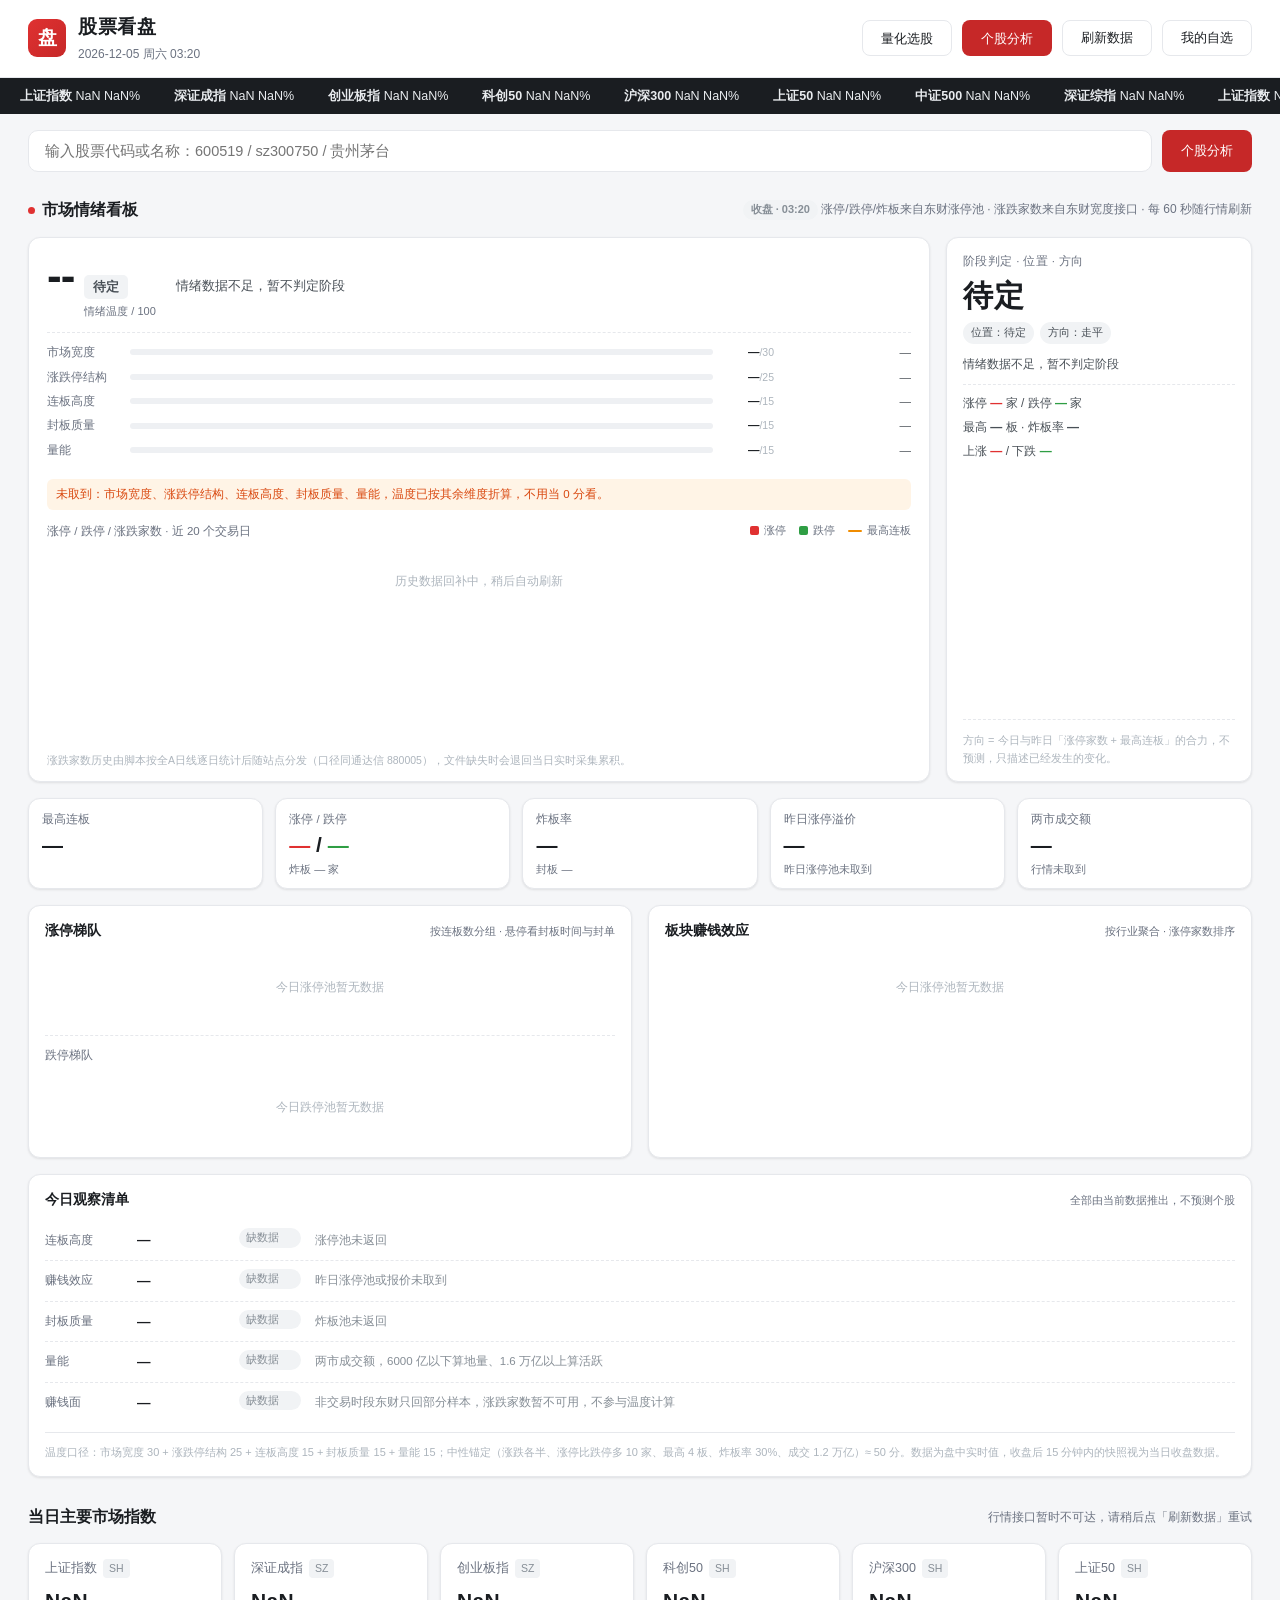
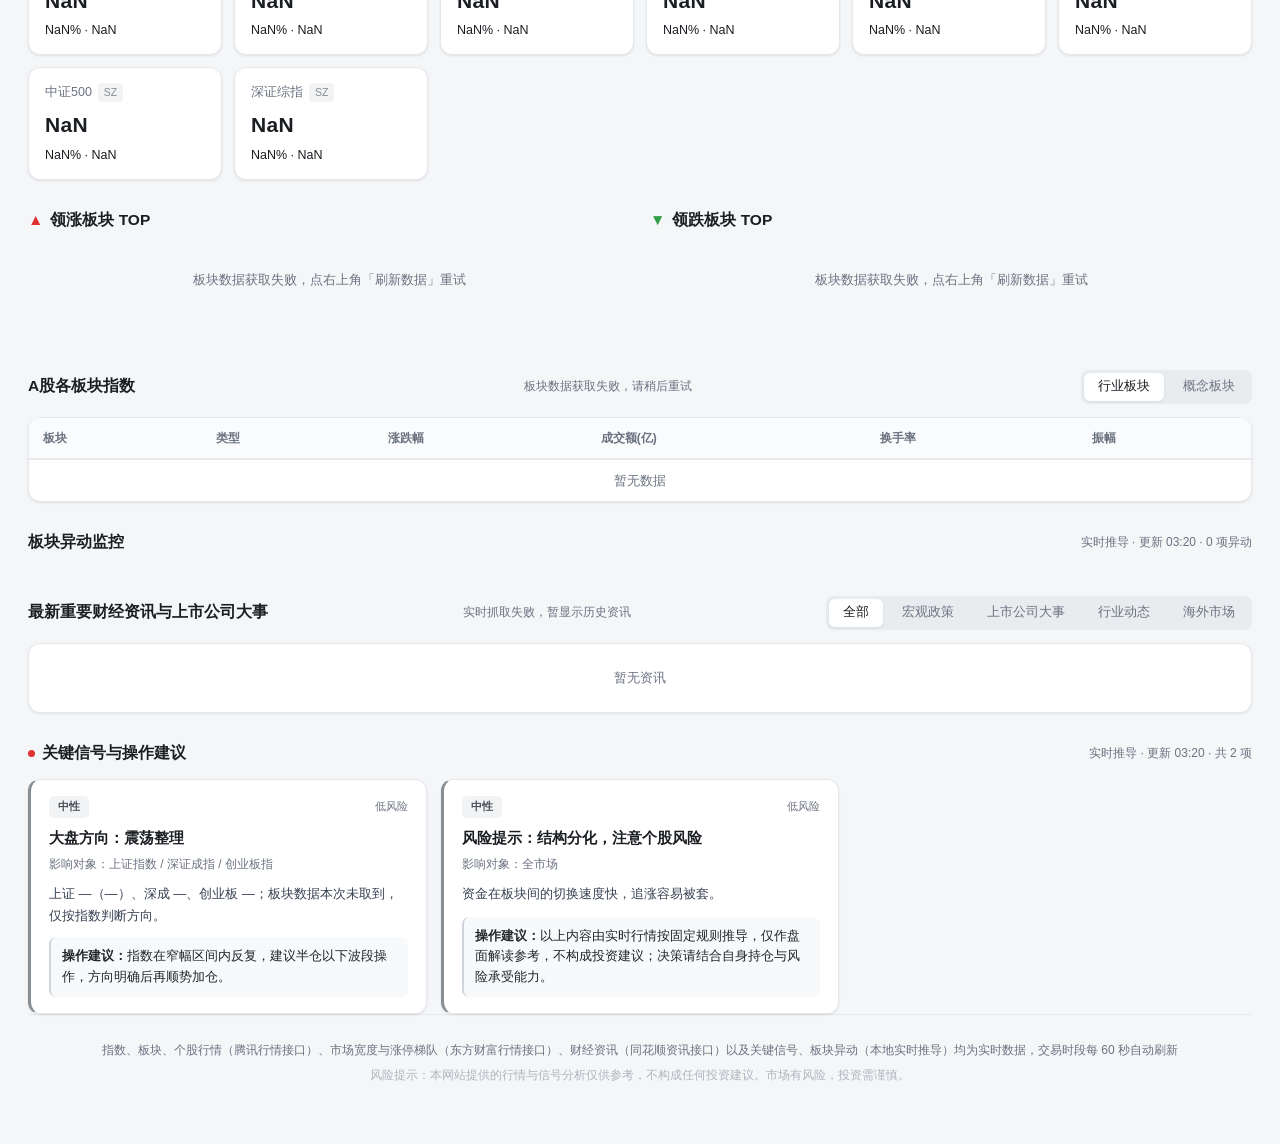
<file: index.html>
<!DOCTYPE html>
<html lang="zh-CN">
<head>
<meta charset="UTF-8">
<meta name="viewport" content="width=device-width,initial-scale=1">
<title>股票看盘 · A股行情与板块信号</title>
<link rel="icon" type="image/png" href="favicon.png">
<link rel="manifest" href="manifest.json">
<link rel="apple-touch-icon" href="apple-touch-icon.png">
<meta name="theme-color" content="#c62828">
<meta name="apple-mobile-web-app-capable" content="yes">
<meta name="apple-mobile-web-app-status-bar-style" content="default">
<meta name="apple-mobile-web-app-title" content="股票看盘">
<link rel="stylesheet" href="styles.css?v=20261121b">
<script src="sharelink.js?v=20261121b"></script>
<script src="watchsync.js?v=20261121b"></script>
<script>
// SDK 多源加载：任一 CDN 可用即可，避免单一 CDN 不可达导致整站失效
(function(){
  var SRC=[
    'sdk.js',
    'https://unpkg.com/@tencent-ai/workbuddy-cloud-sdk@0.1.3-dev.c090db7.202610050023/lib/index.global.js',
    'https://cdn.jsdelivr.net/npm/@tencent-ai/workbuddy-cloud-sdk@0.1.3-dev.c090db7.202610050023/lib/index.global.js'
  ];
  var i=0;
  function load(){
    if(i>=SRC.length){
      window.__SDK_FAILED=true;
      document.dispatchEvent(new Event('wb-sdk-failed'));
      return;
    }
    var s=document.createElement('script');
    s.src=SRC[i++];
    s.onload=function(){ window.__SDK_READY=true; };
    s.onerror=function(){ s.remove(); load(); };
    document.head.appendChild(s);
  }
  load();
})();
</script>
</head>
<body>

<header class="topbar">
  <div class="brand">
    <span class="logo">盘</span>
    <div>
      <h1>股票看盘</h1>
      <span class="sub" id="clock">加载中…</span>
    </div>
  </div>
  <div class="top-actions">
    <a class="btn ghost" href="screen.html">量化选股</a>
    <a class="btn primary" href="analyze.html">个股分析</a>
    <button class="btn ghost" id="refreshBtn">刷新数据</button>
    <button class="btn ghost" id="watchBtn">我的自选</button>
  </div>
</header>

<div class="marquee-wrap"><div class="marquee" id="marquee"></div></div>

<div class="search-wrap">
  <form class="search-box" action="analyze.html" method="get" role="search">
    <input id="homeCode" name="code" placeholder="输入股票代码或名称：600519 / sz300750 / 贵州茅台" autocomplete="off" aria-label="股票代码或名称">
    <button class="btn primary" type="submit">个股分析</button>
  </form>
</div>

<main class="wrap">

  <!-- 市场情绪看板：温度 + 阶段 + 五维拆解 + 涨停梯队 + 板块赚钱效应 + 观察清单
       全部现算，由 sentiment.js 填充；涨跌家数复用 Live.build 的结果，不重复请求 -->
  <section class="block sentiment" id="sentiment">
    <div class="sec-head">
      <h2><span class="dot live"></span>市场情绪看板</h2>
      <span class="hint" id="sentHint">正在汇总涨停梯队与封板率…</span>
    </div>
    <div id="sentBody"><div class="sent-loading">正在汇总涨停梯队、封板率与赚钱效应…</div></div>
  </section>

  <!-- 主要市场指数 -->
  <section class="block">
    <div class="sec-head"><h2>当日主要市场指数</h2><span class="hint" id="indexHint"></span></div>
    <div class="index-row" id="indexRow"></div>
  </section>

  <div class="two-col">
    <!-- 领涨板块 -->
    <section class="block">
      <div class="sec-head"><h2><span class="up">▲</span> 领涨板块 TOP</h2></div>
      <div class="rank-list" id="gainers"></div>
    </section>
    <!-- 领跌板块 -->
    <section class="block">
      <div class="sec-head"><h2><span class="down">▼</span> 领跌板块 TOP</h2></div>
      <div class="rank-list" id="losers"></div>
    </section>
  </div>

  <!-- 全部板块指数 -->
  <section class="block">
    <div class="sec-head">
      <h2>A股各板块指数</h2>
      <span class="hint" id="sectorHint">实时行情</span>
      <div class="tabs" id="sectorTabs">
        <button class="tab active" data-type="行业">行业板块</button>
        <button class="tab" data-type="概念">概念板块</button>
      </div>
    </div>
    <div class="table-scroll tall">
      <table class="sector-table">
        <thead><tr>
          <th>板块</th><th>类型</th><th class="num">涨跌幅</th>
          <th class="num">成交额(亿)</th><th class="num">换手率</th><th class="num">振幅</th>
        </tr></thead>
        <tbody id="sectorBody"></tbody>
      </table>
    </div>
  </section>

  <!-- 板块异动 -->
  <section class="block">
    <div class="sec-head"><h2>板块异动监控</h2><span class="hint" id="anomalyHint"></span></div>
    <div class="anomaly-grid" id="anomalyGrid"></div>
  </section>

  <!-- 财经资讯 -->
  <section class="block">
    <div class="sec-head">
      <h2>最新重要财经资讯与上市公司大事</h2>
      <span class="hint" id="newsHint"></span>
      <div class="tabs" id="newsTabs">
        <button class="tab active" data-cat="全部">全部</button>
        <button class="tab" data-cat="宏观政策">宏观政策</button>
        <button class="tab" data-cat="上市公司">上市公司大事</button>
        <button class="tab" data-cat="行业动态">行业动态</button>
        <button class="tab" data-cat="海外市场">海外市场</button>
      </div>
    </div>
    <ul class="news-list" id="newsList"></ul>
  </section>

  <!-- 关键信号（放在最下：它是结论，先看数据再看判断） -->
  <section class="signals" id="signals">
    <div class="sec-head">
      <h2><span class="dot live"></span>关键信号与操作建议</h2>
      <span class="hint" id="signalHint"></span>
    </div>
    <div class="signal-grid" id="signalGrid"></div>
  </section>

  <footer class="foot">
    <p>指数、板块、个股行情（腾讯行情接口）、市场宽度与涨停梯队（东方财富行情接口）、财经资讯（同花顺资讯接口）以及关键信号、板块异动（本地实时推导）均为实时数据，交易时段每 60 秒自动刷新</p>
    <p class="risk">风险提示：本网站提供的行情与信号分析仅供参考，不构成任何投资建议。市场有风险，投资需谨慎。</p>
  </footer>
</main>

<!-- 登录面板 -->
<div class="modal" id="loginModal">
  <div class="modal-box">
    <button class="close" id="loginClose">×</button>
    <h3>登录 股票看盘</h3>
    <div class="login-tabs">
      <button class="ltab active" data-method="password">密码登录</button>
      <button class="ltab" data-method="otp">验证码登录</button>
      <button class="ltab" data-method="wechat">微信登录</button>
    </div>

    <div class="lpane" data-pane="password">
      <input type="email" id="pEmail" placeholder="邮箱" autocomplete="email">
      <input type="password" id="pPass" placeholder="密码" autocomplete="current-password">
      <button class="btn primary wide" id="pLoginBtn">登录 / 注册</button>
      <p class="tip">新账号将自动注册。首次注册需先使用「验证码登录」完成邮箱验证并设置密码。</p>
    </div>

    <div class="lpane hidden" data-pane="otp">
      <input type="email" id="oEmail" placeholder="邮箱">
      <div class="code-row">
        <input type="text" id="oCode" placeholder="6 位验证码" maxlength="6" inputmode="numeric">
        <button class="btn ghost" id="oSendBtn" type="button">获取验证码</button>
      </div>
      <input type="password" id="oPass" placeholder="新账号请设置密码">
      <button class="btn primary wide" id="oSubmitBtn">登录 / 注册</button>
      <p class="tip" id="oTip"></p>
    </div>

    <div class="lpane hidden" data-pane="wechat">
      <button class="btn primary wide" id="wxBtn">使用微信登录</button>
      <p class="tip">微信授权登录将在发布域名下完成，用于同步你的自选股到云端。</p>
    </div>

    <p class="err" id="loginErr"></p>
  </div>
</div>

<!-- 自选面板 -->
<div class="modal" id="watchModal">
  <div class="modal-box">
    <button class="close" id="watchClose">×</button>
    <h3>我的自选股</h3>
    <p class="tip" id="watchTip"></p>
    <div class="add-wrap">
      <div class="code-row">
        <input type="text" id="wCode" placeholder="代码或名称，如 600519" enterkeyhint="done">
        <input type="text" id="wName" placeholder="名称可留空" enterkeyhint="done">
      </div>
      <div class="msug hidden" id="wSug"></div>
    </div>
    <button class="btn primary wide" id="wAddBtn">添加到自选</button>
    <button class="btn wide" id="wShareBtn" onclick="if(window.WatchSync){WatchSync.openSheet();}">分享到其他设备</button>
    <p class="watch-count" id="watchCount"></p>
    <ul class="watch-list" id="watchList"></ul>
  </div>
</div>

<script src="live.js?v=20261121b"></script>
<script src="sentiment.js?v=20261121c"></script>
<script src="app.js?v=20261121b"></script>
</body>
</html>
</file>
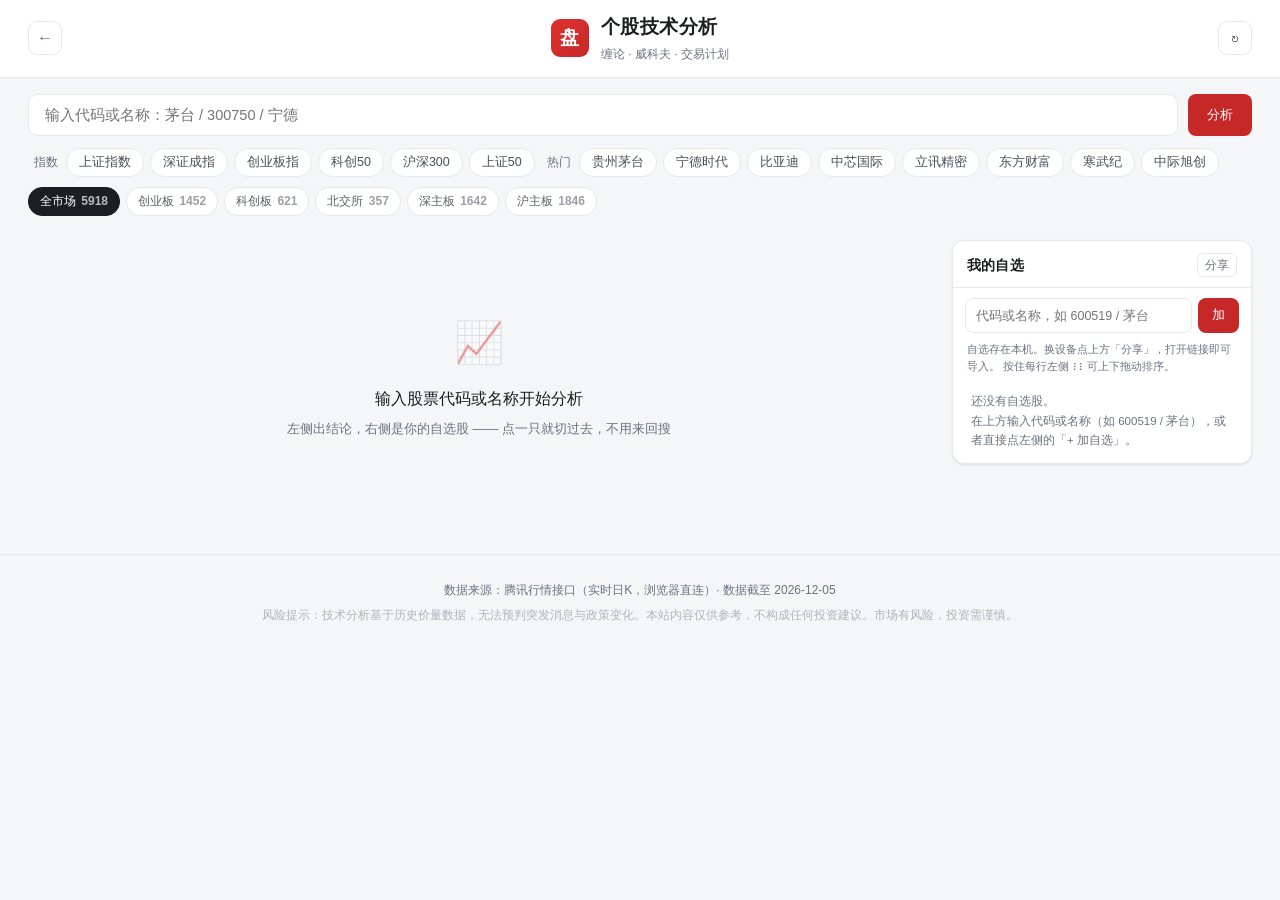
<file: analyze.html>
<!DOCTYPE html>
<html lang="zh-CN">
<head>
<meta charset="UTF-8">
<meta name="viewport" content="width=device-width,initial-scale=1,viewport-fit=cover">
<title>个股分析 · 缠论 × 威科夫 × 交易计划</title>
<link rel="icon" type="image/png" href="favicon.png">
<link rel="manifest" href="manifest.json">
<link rel="apple-touch-icon" href="apple-touch-icon.png">
<meta name="theme-color" content="#c62828">
<meta name="apple-mobile-web-app-capable" content="yes">
<meta name="apple-mobile-web-app-status-bar-style" content="default">
<meta name="apple-mobile-web-app-title" content="股票看盘">
<link rel="stylesheet" href="styles.css?v=20261121b">
<script src="sharelink.js?v=20261121b"></script>
<script src="watchsync.js?v=20261121b"></script>
<script>
// SDK 多源加载：任一 CDN 可用即可，避免单一 CDN 不可达导致整站失效
(function(){
  var SRC=[
    'sdk.js',
    'https://unpkg.com/@tencent-ai/workbuddy-cloud-sdk@0.1.3-dev.c090db7.202610050023/lib/index.global.js',
    'https://cdn.jsdelivr.net/npm/@tencent-ai/workbuddy-cloud-sdk@0.1.3-dev.c090db7.202610050023/lib/index.global.js'
  ];
  var i=0;
  function load(){
    if(i>=SRC.length){
      window.__SDK_FAILED=true;
      document.dispatchEvent(new Event('wb-sdk-failed'));
      return;
    }
    var s=document.createElement('script');
    s.src=SRC[i++];
    s.onload=function(){ window.__SDK_READY=true; };
    s.onerror=function(){ s.remove(); load(); };
    document.head.appendChild(s);
  }
  load();
})();
</script>
</head>
<body>

<header class="topbar">
  <button class="icon-btn" id="homeBtn" title="返回首页">←</button>
  <div class="brand">
    <span class="logo">盘</span>
    <div>
      <h1>个股技术分析</h1>
      <span class="sub">缠论 · 威科夫 · 交易计划</span>
    </div>
  </div>
  <button class="btn ghost w-toggle" id="wToggle" title="我的自选">自选 <b id="wToggleNum">0</b></button>
  <button class="icon-btn" id="refreshBtn" title="刷新">↻</button>
</header>

<div class="search-wrap">
  <div class="search-box">
    <input id="q" placeholder="输入代码或名称：茅台 / 300750 / 宁德" autocomplete="off">
    <button class="btn primary" id="goBtn">分析</button>
  </div>
  <div id="sug" class="sug hidden"></div>
  <div class="chips" id="chips"></div>
  <div class="board-bar" id="boardBar"></div>
  <div class="board-list hidden" id="boardList"></div>
</div>

<div class="an-layout">
  <main id="main">
    <div class="placeholder" id="ph">
      <div class="ph-icon">📈</div>
      <h2>输入股票代码或名称开始分析</h2>
      <p>左侧出结论，右侧是你的自选股 —— 点一只就切过去，不用来回搜</p>
    </div>
    <div id="result" class="hidden"></div>
  </main>

  <aside class="wside" id="wside">
    <div class="wside-head">
      <h2>我的自选</h2>
      <span class="wside-count" id="wSideCount">—</span>
      <button class="wside-share" id="wSideShare" title="生成分享链接，换设备导入自选">分享</button>
      <button class="wside-close" id="wSideClose" title="收起">×</button>
    </div>
    <div class="wside-addwrap">
      <form class="wside-add" id="wSideAdd" autocomplete="off">
        <input id="wSideCode" placeholder="代码或名称，如 600519 / 茅台" enterkeyhint="done">
        <button class="btn primary" type="submit" id="wSideAddBtn">加</button>
      </form>
      <div class="wside-sug hidden" id="wSideSug"></div>
    </div>
    <div class="wside-tip" id="wSideTip">自选股正在加载…</div>
    <ul class="wside-list" id="wSideList"></ul>
  </aside>
</div>
<div class="wside-mask" id="wSideMask"></div>

<footer class="foot">
  <p>数据来源：腾讯行情接口（实时日K，浏览器直连）· 数据截至 <span id="asof">—</span></p>
  <p class="risk">风险提示：技术分析基于历史价量数据，无法预判突发消息与政策变化。本站内容仅供参考，不构成任何投资建议。市场有风险，投资需谨慎。</p>
</footer>

<script src="ta.js?v=20261121b"></script>
<script src="advice.js?v=20261121b"></script>
<script src="chan.js?v=20261121b"></script>
<script src="wyckoff.js?v=20261121b"></script>
<script src="model.js?v=20261121b"></script>
<script src="analyze.js?v=20261121b"></script>
</body>
</html>
</file>
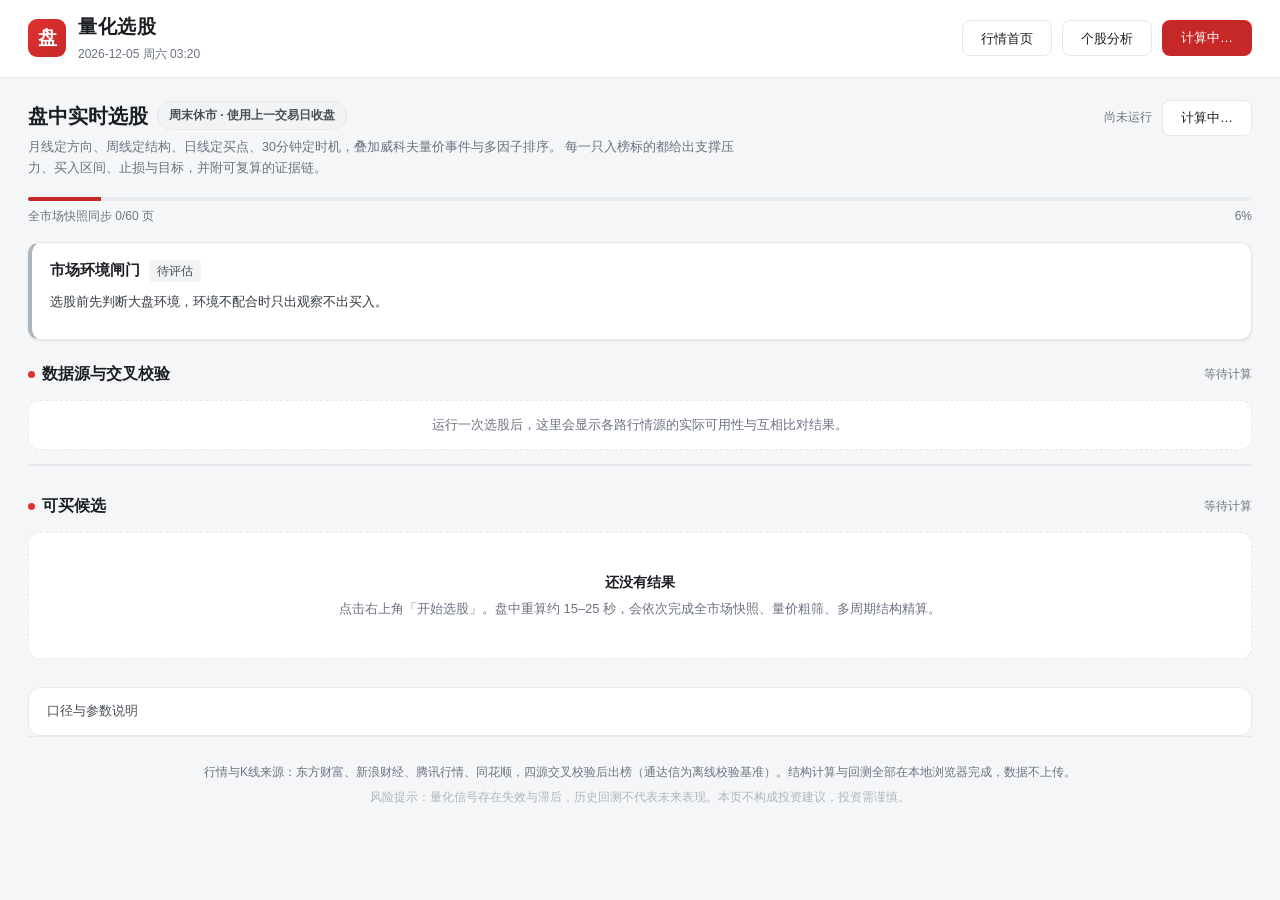
<file: screen.html>
<!DOCTYPE html>
<html lang="zh-CN">
<head>
<meta charset="UTF-8">
<meta name="viewport" content="width=device-width,initial-scale=1">
<title>量化选股 · 缠论 × 威科夫 × 多因子</title>
<link rel="icon" type="image/png" href="favicon.png">
<link rel="manifest" href="manifest.json">
<link rel="apple-touch-icon" href="apple-touch-icon.png">
<meta name="theme-color" content="#c62828">
<meta name="apple-mobile-web-app-capable" content="yes">
<meta name="apple-mobile-web-app-status-bar-style" content="default">
<meta name="apple-mobile-web-app-title" content="股票看盘">
<link rel="stylesheet" href="styles.css?v=20261121b">
<script src="sharelink.js?v=20261121b"></script>
<link rel="stylesheet" href="screen.css">
</head>
<body>

<header class="topbar">
  <div class="brand">
    <span class="logo">盘</span>
    <div>
      <h1>量化选股</h1>
      <span class="sub" id="clock">加载中…</span>
    </div>
  </div>
  <div class="top-actions">
    <a class="btn ghost" href="index.html">行情首页</a>
    <a class="btn ghost" href="analyze.html">个股分析</a>
    <button class="btn primary" id="runBtn">开始选股</button>
  </div>
</header>

<main class="wrap">

  <div class="page-head">
    <div>
      <div class="page-title">
        盘中实时选股
        <span class="mode-pill" id="modePill">—</span>
      </div>
      <div class="page-desc">
        月线定方向、周线定结构、日线定买点、30分钟定时机，叠加威科夫量价事件与多因子排序。
        每一只入榜标的都给出支撑压力、买入区间、止损与目标，并附可复算的证据链。
      </div>
    </div>
    <div class="head-ctrl">
      <span class="hint" id="lastRun">尚未运行</span>
      <button class="btn ghost" id="runBtn2">重新计算</button>
    </div>
  </div>

  <div class="progress-wrap" id="progressWrap">
    <div class="progress-bar"><i id="progressBar"></i></div>
    <div class="progress-text">
      <span id="progressMsg">准备中…</span>
      <span id="progressPct">0%</span>
    </div>
  </div>

  <section class="gate" id="gate">
    <div class="gate-head">
      <span class="gate-title">市场环境闸门</span>
      <span class="gate-tag" id="gateTag">待评估</span>
    </div>
    <div class="gate-body" id="gateBody">选股前先判断大盘环境，环境不配合时只出观察不出买入。</div>
    <div class="gate-metrics" id="gateMetrics"></div>
  </section>

  <section class="block src-block" id="srcBlock">
    <div class="sec-head">
      <h2><span class="dot" id="srcDot"></span>数据源与交叉校验</h2>
      <span class="hint" id="srcHint">等待计算</span>
    </div>
    <div class="src-grid" id="srcGrid">
      <div class="empty-state small">运行一次选股后，这里会显示各路行情源的实际可用性与互相比对结果。</div>
    </div>
    <div class="cross-list" id="crossList"></div>
  </section>

  <div class="track-bar" id="trackBar" style="display:none">
    <div class="track-head">
      <span class="track-title" id="trackTitle">上一交易日入选标的表现</span>
      <span class="hint" id="trackHint"></span>
    </div>
    <div class="track-items" id="trackItems"></div>
  </div>

  <section class="block">
    <div class="sec-head">
      <h2><span class="dot live"></span>可买候选</h2>
      <span class="hint" id="pickHint">等待计算</span>
    </div>
    <div class="basis-bar" id="basisBar" style="display:none"></div>
    <div id="pickArea">
      <div class="empty-state">
        <b>还没有结果</b>
        点击右上角「开始选股」。盘中重算约 15–25 秒，会依次完成全市场快照、量价粗筛、多周期结构精算。
      </div>
    </div>
    <div class="freq-note" id="freqNote" style="display:none"></div>
  </section>

  <section class="block" id="watchBlock" style="display:none">
    <div class="sec-head">
      <h2>观察名单</h2>
      <span class="hint" id="watchHint"></span>
    </div>
    <div class="watch-grid" id="watchGrid"></div>
  </section>

  <section class="block" id="btBlock" style="display:none">
    <div class="sec-head">
      <h2>模型回测</h2>
      <span class="hint" id="btHint"></span>
    </div>
    <div class="bt-panel">
      <div class="bt-tabs">
        <button class="bt-tab active" data-set="all">全部信号</button>
        <button class="bt-tab" data-set="trend">叠加月周过滤</button>
      </div>
      <div class="bt-grid" id="btGrid"></div>
      <div class="bt-year" id="btYear"></div>
      <div class="bucket-wrap" id="btBucket"></div>
      <div class="bt-note" id="btNote" style="margin-top:14px"></div>
    </div>
  </section>

  <details class="caliber">
    <summary></summary>
    <div class="caliber-body">
      <p><b>数据源与交叉校验：</b>页面同时接入<b>东方财富、新浪财经、腾讯行情、同花顺</b>四家公开行情，互相比对后才会出榜。全市场列表以东财与新浪并行获取（两家都成功时逐只比价，一致率低于 85% 会在页面上标红）；候选池 60 只用腾讯与东财各自再取一次逐只比价；最终入榜标的再用同花顺复核一次——同花顺返回带精确时间戳，可以算出快照时差并按差值动态放宽容差。<b>通达信</b>走的是私有 TCP 协议，浏览器无法直连，因此只作为上线前的离线校验基准，不参与页面实时取数。</p>
      <p><b>为什么不要求价格完全相同：</b>不同源的快照时刻本就不同。实测同一分钟内茅台分别为 1301.98（腾讯/新浪）与 1300.13（同花顺），差 0.14%，这是行情推送延迟而非数据错误。所以判定标准是「偏离是否超出按时间差放大的容差」，超出才标红。任何一只票的成交价如果被两家以上源否定，就不该拿它做交易决策。</p>
      <p><b>价格口径分三态：</b><b>盘中</b>用实时价，最后一根日K未完成，成交量按交易进度折算全天预估，依赖它的判定标记「未确认」；<b>已收盘</b>用今日收盘价，K线完整，这批结果可直接用于次日开盘的委托规划；<b>盘前 / 休市</b>用上一交易日收盘，快照用大市值标的的日线重建。三者不会混淆——页面顶部与榜单上方都会写明当前用的是哪一种。</p>
      <p><b>复权口径：</b>结构计算统一使用<b>后复权</b>K线。前复权在除权日会产生跳空，凭空造出假笔与假中枢（同花顺那条线就是前复权，早期数据甚至出现负价，所以只用来核对最近价格、绝不参与结构计算）；页面上展示的中枢、支撑压力、买卖价已按复权因子换算回今日真实价，可直接对照盘面。</p>
      <p><b>结构层级：</b>月线 → 周线 → 日线 → 30 分钟四级串联。月线笔方向决定能不能做，周线结构决定做多大，日线买点决定在哪买，30 分钟用于入场时机。本引擎做「笔 → 中枢」两级，不做线段与走势类型递归——那部分参数敏感且对选股无增量贡献。</p>
      <p><b>送样口径：</b>威科夫事件（Spring / Upthrust / No Demand / No Supply / Climax / 放量滞涨 / 量价背离）全部为阈值判定，在最近 5 根K线窗口内检测并按距今天数衰减。</p>
      <p><b>筛选口径：</b>全市场约 5900 只不可能逐只拉多周期K线（约 2.4 万次请求），因此先用量价快照粗筛到 60 只候选（强势组 45 + 缩量回踩组 15），再逐只精算。候选池不覆盖全市场，会漏掉部分冷门标的。</p>
      <p><b>入榜条件：</b>综合分 ≥ 42（100 分制）、盈亏比 ≥ 1.2、日线结构未破坏、四级结构至少满足两级。四个条件任一不满足只进观察名单。<b>高分不等于可买</b>：观察名单里常有 70~85 分的票卡在盈亏比上，那是上方压力太近、空间不够赔率，不是评分算错了。</p>
      <p><b>买卖价口径：</b>买入区间宽度上限 3%，上沿不追过现价 1.5%、也不超过最近压力；止损取「跌破买点结构」与「跌破日线中枢下沿」中更近的一个，且距离被限制在 1.1 倍 ATR 至 12% 之间；目标位为最近压力，上方无压力时按中枢高度投影，上限取 min(最近压力, 6×ATR, +15%)。盈亏比 = (目标 − 区间中值) / (区间中值 − 止损)。</p>
      <p><b>回测口径：</b>信号确认后<b>次日开盘</b>成交（绝不用信号日收盘价，那是未来函数），且入场价距买点超过 4% 视为追高、直接放弃。费用按往返 0.2% 计（佣金 + 印花 + 滑点），止损为信号笔低点下方 1.5%，止盈 2R，最长持有 20 个交易日。一字板按买不进跳过。</p>
      <p><b>基本面缺口（重要）：</b>本页只用价量与资金流，<b>没有财报、估值、行业景气任何基本面字段</b>。所以它能回答「这只票现在的价量结构适不适合买」，回答不了「这家公司值不值得持有」。真正的硬闸只能是流动性（成交额 ≥ 8000 万、流通市值 ≥ 20 亿）与排除 ST/退市/新股，剩下的判断必须自己补基本面。不要把一个 70 分的价量评分当成买入许可。</p>
      <p><b>打分权重的自检：</b>五个权重（结构 35 / 量价 22 / 动量 17 / 资金 13 / 风险 13）合计 100，是经验值而非拟合结果 —— 旧版五项原始满分是 40+25+20+15+15=115，直接相加会出现「96 分」这种超出 100 的分数，已改为按原始分归一化。每次回测后页面会给出<b>分数分层校验表</b>：按综合分把候选池切 5 桶，看高分桶的历史每笔期望是否真的更高，并给出秩相关。若分层反向或不单调，说明权重需要重估，页面会直接写出来而不是藏着。</p>
      <p><b>样本局限：</b>回测标的仅限本次入榜个股，不是全市场样本；区间约 3 年，含一轮下跌与一轮反弹。参数未做样本外调优，所有统计均为<b>样本内</b>结果，不代表未来收益。单只标的信号数常在 5–10 笔，统计不具显著性，请以汇总结果为准。</p>
      <p><b>免责：</b>本页所有内容由公开行情按固定规则计算得出，仅用于研究与复盘，不构成任何投资建议。市场有风险，决策请自行判断。</p>
    </div>
  </details>

  <footer class="foot">
    <p>行情与K线来源：东方财富、新浪财经、腾讯行情、同花顺，四源交叉校验后出榜（通达信为离线校验基准）。结构计算与回测全部在本地浏览器完成，数据不上传。</p>
    <p class="risk">风险提示：量化信号存在失效与滞后，历史回测不代表未来表现。本页不构成投资建议，投资需谨慎。</p>
  </footer>
</main>

<script src="feeds.js?v=20261121b"></script>
<script src="chan.js?v=20261121b"></script>
<script src="wyckoff.js?v=20261121b"></script>
<script src="model.js?v=20261121b"></script>
<script src="screener.js?v=20261121b"></script>
<script src="backtest.js?v=20261121b"></script>
<script src="screen.js?v=20261121b"></script>
</body>
</html>
</file>
<file: styles.css>
:root{
  --bg:#f5f6f8;
  --card:#ffffff;
  --line:#e6e8ec;
  --text:#1a1d21;
  --sub:#6b7280;
  --up:#e03131;
  --down:#2f9e44;
  --accent:#c62828;
  --radius:12px;
  --shadow:0 1px 3px rgba(0,0,0,.06),0 1px 2px rgba(0,0,0,.04);
}
*{box-sizing:border-box;margin:0;padding:0}
body{
  font-family:-apple-system,BlinkMacSystemFont,"Segoe UI","PingFang SC","Microsoft YaHei",sans-serif;
  background:var(--bg);color:var(--text);font-size:14px;line-height:1.6;
  -webkit-font-smoothing:antialiased;
}
h1,h2,h3{font-weight:600}
button{font-family:inherit;cursor:pointer;border:none;background:none;color:inherit}

/* 顶栏 */
.topbar{
  display:flex;align-items:center;justify-content:space-between;
  padding:12px 28px;background:#fff;border-bottom:1px solid var(--line);
  position:sticky;top:0;z-index:50;
}
.brand{display:flex;align-items:center;gap:12px}
.logo{
  width:38px;height:38px;border-radius:9px;
  background:linear-gradient(135deg,#e03131,#c62828);
  color:#fff;font-weight:700;font-size:19px;
  display:flex;align-items:center;justify-content:center;
}
.topbar h1{font-size:19px;letter-spacing:.5px}
.sub{font-size:12px;color:var(--sub)}
.top-actions{display:flex;gap:10px}
.btn{
  padding:8px 18px;border-radius:8px;font-size:13px;font-weight:500;
  transition:all .15s;border:1px solid transparent;
}
.btn.primary{background:var(--accent);color:#fff}
.btn.primary:hover{background:#a81f1f}
.btn.ghost{background:#fff;border-color:var(--line);color:var(--text)}
.btn.ghost:hover{background:#f8f9fa;border-color:#d0d4da}
.btn.wide{width:100%;padding:11px;margin-top:6px}

/* 滚动条 */
.marquee-wrap{background:#1a1d21;color:#e9ecef;overflow:hidden;height:36px;display:flex;align-items:center}
.marquee{display:flex;gap:34px;white-space:nowrap;font-size:12.5px;padding-left:20px;animation:scroll 42s linear infinite}
.marquee b{font-weight:600}
.marquee .u{color:#ff8787}
.marquee .d{color:#8ce99a}
@keyframes scroll{from{transform:translateX(0)}to{transform:translateX(-50%)}}

.wrap{max-width:1320px;margin:0 auto;padding:22px 28px 60px}
.block{margin-bottom:28px}
.sec-head{display:flex;align-items:center;justify-content:space-between;margin-bottom:13px;flex-wrap:wrap;gap:10px}
.sec-head h2{font-size:15.5px;display:flex;align-items:center;gap:7px}
.dot{width:7px;height:7px;border-radius:50%;background:var(--up);display:inline-block}
.dot.live{animation:pulse 1.8s infinite}
@keyframes pulse{0%,100%{opacity:1;transform:scale(1)}50%{opacity:.35;transform:scale(1.35)}}
.hint{font-size:12px;color:var(--sub)}
.up{color:var(--up)}.down{color:var(--down)}

/* 信号卡片 */
.signal-grid{display:grid;grid-template-columns:repeat(auto-fill,minmax(340px,1fr));gap:14px;align-items:start}
.signal-card{
  background:var(--card);border-radius:var(--radius);padding:16px 18px;
  border:1px solid var(--line);box-shadow:var(--shadow);
  border-left:3px solid var(--accent);transition:transform .15s,box-shadow .15s;
  height:100%;display:flex;flex-direction:column;
}
.signal-card:hover{transform:translateY(-2px);box-shadow:0 6px 18px rgba(0,0,0,.08)}
.signal-card.bullish{border-left-color:var(--up)}
.signal-card.bearish{border-left-color:var(--down)}
.signal-card.neutral{border-left-color:#868e96}
.sig-top{display:flex;align-items:center;justify-content:space-between;margin-bottom:9px;gap:8px}
.sig-type{font-size:11px;font-weight:600;padding:2.5px 9px;border-radius:5px}
.sig-type.bullish{background:#ffe3e3;color:#c92a2a}
.sig-type.bearish{background:#d3f9d8;color:#2b8a3e}
.sig-type.neutral{background:#f1f3f5;color:#495057}
.risk{font-size:11px;color:var(--sub)}
.sig-title{font-size:14.5px;font-weight:600;margin-bottom:5px}
.sig-target{font-size:12px;color:var(--sub);margin-bottom:8px}
.sig-body{font-size:13px;color:#374151;line-height:1.72;margin-bottom:10px;flex:1}
.sig-advice{
  font-size:12.5px;background:#f8f9fa;border-radius:7px;padding:9px 11px;
  color:#212529;line-height:1.65;border-left:2px solid #ced4da;
}

/* 指数条 */
.index-row{display:grid;grid-template-columns:repeat(auto-fit,minmax(180px,1fr));gap:12px}
.idx-card{
  background:var(--card);border:1px solid var(--line);border-radius:var(--radius);
  padding:14px 16px;box-shadow:var(--shadow);
}
.idx-name{font-size:12.5px;color:var(--sub);margin-bottom:6px}
.idx-val{font-size:21px;font-weight:700;font-variant-numeric:tabular-nums;letter-spacing:.3px}
.idx-chg{font-size:12.5px;font-weight:500;margin-top:3px;font-variant-numeric:tabular-nums}
.idx-market{display:inline-block;font-size:10.5px;background:#f1f3f5;color:#868e96;padding:1px 6px;border-radius:4px;margin-left:6px}

/* 两栏 */
.two-col{display:grid;grid-template-columns:1fr 1fr;gap:20px;margin-bottom:28px}
@media(max-width:860px){.two-col{grid-template-columns:1fr}}

.rank-list{display:flex;flex-direction:column;gap:8px}
.rank-item{
  background:var(--card);border:1px solid var(--line);border-radius:9px;
  padding:10px 14px;display:flex;align-items:center;gap:12px;box-shadow:var(--shadow);
}
.rank-no{
  width:22px;height:22px;border-radius:6px;flex-shrink:0;
  display:flex;align-items:center;justify-content:center;
  font-size:11.5px;font-weight:700;background:#f1f3f5;color:#868e96;
}
.rank-item:nth-child(1) .rank-no{background:#e03131;color:#fff}
.rank-item:nth-child(2) .rank-no{background:#ff6b6b;color:#fff}
.rank-item:nth-child(3) .rank-no{background:#ffa94d;color:#fff}
.rank-name{flex:1;font-weight:500;font-size:13.5px}
.rank-tag{font-size:10.5px;color:#868e96;background:#f8f9fa;padding:1.5px 6px;border-radius:4px}
.rank-leader{font-size:11.5px;color:var(--sub)}
.rank-pct{font-weight:700;font-variant-numeric:tabular-nums;font-size:14px;min-width:62px;text-align:right}

/* 表格 */
.tabs{display:flex;gap:5px;background:#e9ecef;padding:3px;border-radius:8px}
.tab{padding:5.5px 14px;border-radius:6px;font-size:12.5px;color:var(--sub);font-weight:500;transition:all .15s}
.tab.active{background:#fff;color:var(--text);box-shadow:0 1px 3px rgba(0,0,0,.08)}
.table-scroll{background:var(--card);border:1px solid var(--line);border-radius:var(--radius);overflow:hidden;box-shadow:var(--shadow)}
/* 板块表有近 500 行（东财把一级/二级/三级行业全算在内），
 * 整表铺开会有上万像素高，把「板块异动」和「资讯」挤到页面最底下。
 * 限制可视高度 + 表头吸顶，数据一个不少，页面不再被一张表撑爆。 */
.table-scroll.tall{max-height:560px;overflow-y:auto}
.table-scroll.tall thead th{position:sticky;top:0;background:#fafbfc;z-index:2;box-shadow:inset 0 -1px 0 var(--line)}
.sector-table{width:100%;border-collapse:collapse;font-size:13px}
.sector-table thead{background:#fafbfc}
.sector-table th{
  text-align:left;padding:11px 14px;font-size:12px;font-weight:600;color:var(--sub);
  border-bottom:1px solid var(--line);white-space:nowrap;
}
.sector-table td{padding:10.5px 14px;border-bottom:1px solid #f1f3f5}
.sector-table tbody tr:last-child td{border-bottom:none}
.sector-table tbody tr:hover{background:#f8f9fa}
.num{text-align:right;font-variant-numeric:tabular-nums}
.tag{font-size:10.5px;padding:1.5px 6px;border-radius:4px;background:#f1f3f5;color:#868e96}
/* 板块表里的领涨股：可点进个股分析 */
.lead-stock{color:#c92a2a;text-decoration:none;border-bottom:1px dashed rgba(201,42,42,.35)}
.lead-stock:hover{color:#a51111;border-bottom-style:solid}

.pos{color:var(--up);font-weight:600}
.neg{color:var(--down);font-weight:600}

/* 异动 */
.anomaly-grid{display:grid;grid-template-columns:repeat(auto-fill,minmax(400px,1fr));gap:14px;align-items:start}
@media(max-width:820px){.anomaly-grid{grid-template-columns:1fr}}
.anom-card{background:var(--card);border:1px solid var(--line);border-radius:var(--radius);padding:16px 18px;box-shadow:var(--shadow);border-left:3px solid #868e96;height:100%}
.anom-card.high{border-left-color:var(--up)}
.anom-card.medium{border-left-color:#fab005}
.anom-top{display:flex;align-items:center;justify-content:space-between;margin-bottom:8px}
.anom-name{font-weight:600;font-size:14.5px}
.sev{font-size:10.5px;padding:2px 8px;border-radius:5px;font-weight:600}
.sev.high{background:#ffe3e3;color:#c92a2a}
.sev.medium{background:#fff3bf;color:#e67700}
.anom-desc{font-size:12.5px;color:#4d5158;line-height:1.72;margin-bottom:10px}
.anom-row{font-size:12.5px;line-height:1.68;margin-top:7px;padding-left:10px;border-left:2px solid #dee2e6;color:#495057}
.anom-row b{color:#212529}

/* 资讯 */
.news-list{background:var(--card);border:1px solid var(--line);border-radius:var(--radius);overflow:hidden;box-shadow:var(--shadow)}
.news-item{padding:14px 18px;border-bottom:1px solid #f1f3f5;display:flex;gap:14px;cursor:pointer;transition:background .15s}
.news-item:last-child{border-bottom:none}
.news-item:hover{background:#f8f9fa}
.news-body{flex:1}
.news-title{font-size:14px;font-weight:500;margin-bottom:5px}
.news-sum{font-size:12.5px;color:var(--sub);line-height:1.65}
.news-meta{display:flex;align-items:center;gap:8px;margin-top:7px;font-size:11.5px;color:#adb5bd}
.cat{font-size:10.5px;padding:1.5px 7px;border-radius:4px;background:#e7f5ff;color:#1971c2;font-weight:500}
.cat.important{background:#fff3bf;color:#e67700}
.imp{color:#e03131;font-weight:600}

/* 页脚 */
.foot{text-align:center;padding-top:26px;border-top:1px solid var(--line);font-size:12px;color:var(--sub)}
.foot .risk{margin-top:6px;color:#adb5bd;font-size:11.5px}

/* 弹窗 */
/* 弹窗以前是 align-items:center 且没有任何滚动：自选一多，框被撑到 1300px+，
   上沿跑到屏幕外、下沿超出视口，用户只看得到中间的「添加」区，列表根本够不着。
   改成 flex-start + margin:auto + 遮罩可滚，少量内容仍然居中，多了就能滚。 */
.modal{position:fixed;inset:0;background:rgba(0,0,0,.45);display:none;align-items:flex-start;justify-content:center;z-index:100;padding:20px;overflow-y:auto;-webkit-overflow-scrolling:touch}
.modal.show{display:flex}
.modal-box{background:#fff;border-radius:14px;padding:26px;width:100%;max-width:380px;position:relative;margin:auto;box-shadow:0 12px 40px rgba(0,0,0,.16)}
.modal-box h3{font-size:17px;margin-bottom:16px}
.close{position:absolute;top:14px;right:16px;font-size:22px;color:#adb5bd;line-height:1}
.close:hover{color:#495057}
.login-tabs{display:flex;gap:6px;margin-bottom:16px;background:#f1f3f5;padding:3px;border-radius:8px}
.ltab{flex:1;padding:7px;font-size:12.5px;border-radius:6px;color:var(--sub);font-weight:500}
.ltab.active{background:#fff;color:var(--text);box-shadow:0 1px 3px rgba(0,0,0,.08)}
.lpane{display:flex;flex-direction:column;gap:10px}
.lpane.hidden{display:none}
.modal-box input{
  width:100%;padding:10.5px 12px;border:1px solid var(--line);border-radius:8px;
  font-size:13.5px;font-family:inherit;outline:none;transition:border-color .15s;
}
.modal-box input:focus{border-color:var(--accent)}
.code-row{display:flex;gap:8px}
.code-row input{flex:1}
.code-row .btn{flex-shrink:0;padding:10px 14px;font-size:12.5px}
/* 自选：输入名字时的候选下拉 */
.add-wrap{position:relative}
.msug{
  position:absolute;left:0;right:0;top:calc(100% + 6px);z-index:5;
  background:#fff;border:1px solid var(--line);border-radius:9px;
  box-shadow:0 10px 28px rgba(0,0,0,.14);max-height:240px;overflow-y:auto;
}
.msug-row{
  display:flex;align-items:center;gap:8px;width:100%;padding:9px 11px;
  border-bottom:1px solid #f4f6f8;text-align:left;background:none;border-radius:0;
}
.msug-row:last-child{border-bottom:0}
.msug-row:hover,.msug-row:active{background:#f6f8fa}
.tip{font-size:11.5px;color:var(--sub);line-height:1.6}
.err{font-size:12.5px;color:#e03131;min-height:18px;margin-top:10px}
.watch-list{list-style:none;margin-top:14px;display:flex;flex-direction:column;gap:7px}
.watch-list li{
  display:flex;align-items:center;justify-content:space-between;
  padding:9px 12px;background:#f8f9fa;border-radius:8px;font-size:13px;
}
.watch-list .rm{font-size:11.5px;color:#e03150;cursor:pointer}
.watch-count{font-size:11.5px;color:var(--sub);margin-top:12px}
.watch-count:empty{display:none}
.watch-list li.wrow{cursor:pointer;gap:10px;transition:background .12s}
.watch-list li.wrow:hover{background:#eef1f4}
.watch-list .w-main{display:flex;flex-direction:column;gap:2px;min-width:0}
.watch-list .w-main b{font-size:13px;font-weight:600;white-space:nowrap;overflow:hidden;text-overflow:ellipsis}
.watch-list .w-main i{font-style:normal;font-size:10.5px;color:var(--sub)}
.watch-list .w-quote{margin-left:auto;display:flex;flex-direction:column;align-items:flex-end;gap:1px;font-variant-numeric:tabular-nums}
.watch-list .w-quote b{font-size:13px;font-weight:600}
.watch-list .w-quote i{font-style:normal;font-size:11px}
.watch-list .w-quote.pos b,.watch-list .w-quote.pos i{color:var(--up)}
.watch-list .w-quote.neg b,.watch-list .w-quote.neg i{color:var(--down)}
.watch-list .rm{flex-shrink:0;margin-left:4px}
.empty{text-align:center;color:var(--sub);font-size:12.5px;padding:18px 0}

@media(max-width:640px){
  /* 手机上 390px 放不下「标题 + 5 个按钮」，原来标题被挤成「股票看 / 盘」两行。
   * 改成两行：第一行标题与时间，第二行按钮平分整宽。 */
  .topbar{flex-wrap:wrap;padding:10px 14px;gap:9px 0}
  .brand{flex:0 1 auto;min-width:0;gap:9px}
  .logo{width:34px;height:34px;font-size:17px;border-radius:8px}
  .topbar h1{font-size:17px;white-space:nowrap}
  .brand .sub{font-size:11px;white-space:nowrap}
  .top-actions{flex:1 0 100%;gap:6px}
  .top-actions .btn{
    flex:1 1 0;min-width:0;padding:8px 2px;font-size:12px;text-align:center;
    white-space:nowrap;overflow:hidden;text-overflow:ellipsis;
  }
  .wrap{padding:16px 16px 40px}
  .signal-grid,.index-row{grid-template-columns:1fr}
  .sector-table{font-size:12px}
  .sector-table th,.sector-table td{padding:9px 10px}
}
/* ==================== 个股分析页 ==================== */
.mono{font-family:ui-monospace,SFMono-Regular,Menlo,Consolas,monospace;font-variant-numeric:tabular-nums}
.hidden{display:none!important}
.loading{text-align:center;padding:60px 0;color:var(--sub);font-size:13.5px}
.icon-btn{
  width:34px;height:34px;border-radius:9px;border:1px solid var(--line);background:#fff;
  font-size:16px;color:var(--sub);display:flex;align-items:center;justify-content:center;
  transition:all .2s;flex-shrink:0;
}
.icon-btn:hover{background:#f8f9fa;color:var(--text)}
.icon-btn:active{transform:scale(.94)}

/* 搜索 */
.search-wrap{max-width:1320px;margin:0 auto;padding:16px 28px 4px}
.search-box{display:flex;gap:10px}
.search-box input{
  flex:1;padding:12px 16px;border:1px solid var(--line);border-radius:10px;
  font-size:14.5px;font-family:inherit;outline:none;background:#fff;transition:border-color .15s;
}
.search-box input:focus{border-color:var(--accent)}
.chips{display:flex;flex-wrap:wrap;gap:6px;margin-top:12px;align-items:center}
.chip-label{font-size:11.5px;color:var(--sub);margin:0 2px 0 6px}
.chip{
  padding:5px 12px;border-radius:14px;border:1px solid var(--line);background:#fff;
  font-size:12.5px;color:#495057;transition:all .15s;
}
.chip:hover{border-color:var(--accent);color:var(--accent);background:#fff5f5}
.login-tip{font-size:11.5px;color:var(--sub);margin-top:8px}

/* 占位 */
.placeholder{text-align:center;padding:70px 20px;color:var(--sub)}
.ph-icon{font-size:40px;margin-bottom:12px;opacity:.5}
.placeholder h2{font-size:16px;color:var(--text);margin-bottom:8px;font-weight:500}
.placeholder p{font-size:13px}

/* 头部卡 */
.head-card{
  background:var(--card);border:1px solid var(--line);border-radius:var(--radius);
  padding:20px 22px;box-shadow:var(--shadow);margin-bottom:16px;
  display:flex;justify-content:space-between;align-items:center;gap:20px;flex-wrap:wrap;
}
.name-row{display:flex;align-items:center;gap:10px;flex-wrap:wrap;margin-bottom:8px}
.name-row h2{font-size:20px}
.code{font-size:12.5px;color:var(--sub);font-family:ui-monospace,Menlo,monospace}
.tag{font-size:11.5px;padding:2.5px 9px;border-radius:5px;background:#f1f3f5;color:#495057;font-weight:500}
.tag.strong-bull{background:#ffe3e3;color:#c92a2a}
.tag.mild-bull{background:#fff0f0;color:#e8590c}
.tag.neutral{background:#f1f3f5;color:#495057}
.tag.mild-bear{background:#e6f4ea;color:#2b8a3e}
.tag.strong-bear{background:#d3f9d8;color:#2b8a3e}
.tag.warn{background:#fff3bf;color:#e67700}
.tag.good{background:#d3f9d8;color:#2b8a3e}
.price-row{display:flex;align-items:baseline;gap:12px}
.price{font-size:32px;font-weight:700;font-variant-numeric:tabular-nums;letter-spacing:-.5px}
.chg{font-size:16px;font-weight:600;font-variant-numeric:tabular-nums}
.head-side{display:flex;gap:26px;flex-wrap:wrap}
.kv{display:flex;flex-direction:column;gap:3px}
.kv span{font-size:11.5px;color:var(--sub)}
.kv b{font-size:16px;font-weight:600;font-variant-numeric:tabular-nums}

/* 建议卡 */
.action-card{
  background:var(--card);border:1px solid var(--line);border-radius:var(--radius);
  padding:20px 22px;box-shadow:var(--shadow);margin-bottom:20px;
  border-left:3px solid #868e96;
}
.action-card.bull{border-left-color:var(--up)}
.action-card.bear{border-left-color:var(--down)}
.action-head{display:flex;align-items:center;gap:10px;margin-bottom:10px;flex-wrap:wrap}
.action-badge{font-size:11.5px;padding:3px 10px;border-radius:5px;background:#f1f3f5;color:#495057;font-weight:500}
.action-head strong{font-size:17px}
.action-headline{font-size:14.5px;color:var(--text);margin-bottom:12px;font-weight:500}
.reasons{list-style:none;display:flex;flex-direction:column;gap:7px;margin-bottom:14px}
.reasons li{font-size:13.5px;color:#374151;line-height:1.7;padding-left:18px;position:relative}
.reasons li::before{content:'·';position:absolute;left:6px;color:var(--accent);font-weight:700;font-size:16px;line-height:1.35}

/* AI 点评 */
.ai-block{background:#f8f9fa;border-radius:9px;padding:14px 16px;margin-bottom:12px;border-left:2px solid #ced4da}
.ai-block.pending{min-height:44px;display:flex;align-items:center}
.ai-tag{font-size:11px;color:#868e96;font-weight:600;margin-bottom:7px;letter-spacing:.3px}
.ai-block p{font-size:13.5px;line-height:1.85;color:#212529}
.risk-note{font-size:12.5px;color:var(--sub);line-height:1.7;padding-top:11px;border-top:1px dashed var(--line)}

/* 图表 */
.chart-card{background:var(--card);border:1px solid var(--line);border-radius:var(--radius);padding:16px 18px;box-shadow:var(--shadow);overflow-x:auto}
.legend{display:flex;gap:16px;margin-top:12px;font-size:11.5px;color:var(--sub);flex-wrap:wrap}
.legend span{display:flex;align-items:center;gap:5px}
.legend i{width:14px;height:2.5px;border-radius:2px;display:inline-block}
.legend i.dash{background:none!important;border-top:2px dashed currentColor;height:0}
.legend span:nth-child(4) i{color:#2f9e44}
.legend span:nth-child(5) i{color:#e03131}

/* 支撑压力表 */
.lv-card{background:var(--card);border:1px solid var(--line);border-radius:var(--radius);overflow:hidden;box-shadow:var(--shadow)}
.lv-table{width:100%;border-collapse:collapse;font-size:13px}
.lv-table th{text-align:left;padding:10px 13px;font-size:11.5px;font-weight:600;color:var(--sub);border-bottom:1px solid var(--line);white-space:nowrap}
.lv-table td{padding:10px 13px;border-bottom:1px solid #f1f3f5;vertical-align:middle}
.lv-table tbody tr:last-child td{border-bottom:none}
.lv-badge{display:inline-block;width:24px;height:20px;border-radius:5px;font-size:10.5px;font-weight:700;
  display:flex;align-items:center;justify-content:center}
.lv-badge.sup{background:#d3f9d8;color:#2b8a3e}
.lv-badge.res{background:#ffe3e3;color:#c92a2a}
.strength{color:var(--accent);letter-spacing:1px;margin-right:5px}
.labels{font-size:11.5px;color:var(--sub);line-height:1.5}
.empty{text-align:center;color:var(--sub);padding:24px 0;font-size:12.5px}

/* 指标网格 */
.metric-grid{display:grid;grid-template-columns:1fr 1fr;gap:1px;background:var(--line)}
.metric{background:var(--card);padding:12px 14px;display:flex;flex-direction:column;gap:4px}
.metric span{font-size:11.5px;color:var(--sub)}
.metric b{font-size:14px;font-weight:600}

/* 判定清单 */
.check-list{list-style:none;padding:6px 0}
.check-list li{
  padding:10px 18px;font-size:13.5px;color:#374151;line-height:1.7;
  border-bottom:1px solid #f8f9fa;
}
.check-list li:last-child{border-bottom:none}

.toast{
  position:fixed;left:50%;bottom:32px;transform:translate(-50%,16px);
  background:#212529;color:#fff;padding:11px 20px;border-radius:9px;font-size:13px;
  opacity:0;pointer-events:none;transition:all .25s;z-index:200;max-width:88vw;text-align:center;
}
.toast.show{opacity:1;transform:translate(-50%,0)}

@media(max-width:640px){
  .head-card{flex-direction:column;align-items:flex-start;gap:14px}
  .head-side{gap:20px;width:100%;justify-content:space-between}
  .price{font-size:27px}
  .search-wrap{padding:14px 16px 4px}
  .metric-grid{grid-template-columns:1fr}
  .two-col{grid-template-columns:1fr}
  .lv-table{font-size:12px}
  .lv-table th,.lv-table td{padding:8px 9px}
  .labels{display:none}
}
.top-actions a.btn{text-decoration:none;display:inline-flex;align-items:center;line-height:1}
@media(max-width:640px){.top-actions a.btn{padding:7px 10px;font-size:11.5px}}

/* ========== 个股分析：全A 搜索与板块筛选 ========== */
.sug{
  margin-top:8px;background:#fff;border:1px solid #e6e8eb;border-radius:10px;
  overflow:hidden;box-shadow:0 6px 20px rgba(0,0,0,.08);max-height:60vh;overflow-y:auto;
}
.sug-row{
  display:flex;align-items:center;gap:8px;width:100%;padding:10px 12px;
  background:none;border:0;border-bottom:1px solid #f2f4f6;text-align:left;cursor:pointer;
}
.sug-row:last-child{border-bottom:0}
.sug-row:active{background:#f6f8fa}
.sg-name{flex:1;font-size:14px;color:#1c1e21;font-weight:500;overflow:hidden;text-overflow:ellipsis;white-space:nowrap}
.sg-tag{flex:none;font-size:10px;color:#8b8f96;background:#f2f4f6;border-radius:3px;padding:2px 5px}
.sg-code{flex:none;font-size:11px;color:#9aa0a6;font-family:ui-monospace,Menlo,Consolas,monospace}
.sug-empty{padding:14px 12px;font-size:13px;color:#9aa0a6;text-align:center}

.board-bar{display:flex;gap:6px;overflow-x:auto;margin-top:10px;padding-bottom:2px;-webkit-overflow-scrolling:touch;scrollbar-width:none}
.board-bar::-webkit-scrollbar{display:none}
.bb{
  flex:none;padding:5px 11px;font-size:12px;color:#5a5f66;background:#fff;
  border:1px solid #e6e8eb;border-radius:14px;cursor:pointer;white-space:nowrap;
}
.bb b{font-weight:600;color:#9aa0a6;margin-left:2px}
.bb.active{color:#fff;background:#1c1e21;border-color:#1c1e21}
.bb.active b{color:rgba(255,255,255,.7)}

.board-list{margin-top:8px;background:#fff;border:1px solid #e6e8eb;border-radius:10px;max-height:46vh;overflow-y:auto}
.bl-head{padding:8px 12px;font-size:11px;color:#9aa0a6;background:#fafbfc;border-bottom:1px solid #f0f2f4;position:sticky;top:0}
.bl-row{display:flex;align-items:center;justify-content:space-between;width:100%;padding:9px 12px;background:none;border:0;border-bottom:1px solid #f5f6f8;text-align:left;cursor:pointer}
.bl-row:last-child{border-bottom:0}
.bl-row:active{background:#f6f8fa}
.bl-name{font-size:13px;color:#1c1e21}
.bl-code{font-size:11px;color:#9aa0a6;font-family:ui-monospace,Menlo,Consolas,monospace}

/* ==================== 个股分析页：右侧自选栏 ====================
   自选股改成分析页的常驻侧栏：点右侧某只 → 左侧直接换分析。
   以前它只是首页弹窗里的一个清单，看完还得重新搜一遍。 */
.an-layout{
  max-width:1320px;margin:0 auto;padding:18px 28px 44px;
  display:grid;grid-template-columns:minmax(0,1fr) 300px;gap:22px;align-items:start;
}
.an-layout #main{min-width:0}
.wside{
  position:sticky;top:74px;
  background:var(--card);border:1px solid var(--line);border-radius:var(--radius);
  box-shadow:var(--shadow);
  display:flex;flex-direction:column;
  max-height:calc(100vh - 96px);overflow:hidden;
}
.wside-head{
  display:flex;align-items:center;gap:8px;
  padding:12px 14px 10px;border-bottom:1px solid var(--line);flex-shrink:0;
}
.wside-head h2{font-size:14px;letter-spacing:.2px}
.wside-count{font-size:11.5px;color:var(--sub);margin-left:auto;font-variant-numeric:tabular-nums}
.wside-close{display:none;font-size:20px;line-height:1;color:#adb5bd;padding:0 2px}
.wside-close:hover{color:var(--text)}
.wside-addwrap{position:relative;padding:10px 12px 0;flex-shrink:0}
.wside-add{display:flex;gap:6px}
.wside-add input{
  flex:1;min-width:0;padding:8px 10px;border:1px solid var(--line);border-radius:8px;
  font-size:12.5px;font-family:inherit;outline:none;transition:border-color .15s;background:#fff;
}
.wside-add input:focus{border-color:var(--accent)}
.wside-add .btn{flex-shrink:0;padding:8px 13px;font-size:12.5px;border-radius:8px}
/* 输名字也能搜：候选下拉 */
.wside-sug{
  position:absolute;left:12px;right:12px;top:calc(100% + 2px);
  background:#fff;border:1px solid var(--line);border-radius:9px;
  box-shadow:0 10px 28px rgba(0,0,0,.14);z-index:40;
  max-height:250px;overflow-y:auto;
}
.wside-sug button{
  display:flex;align-items:center;gap:8px;width:100%;padding:8px 10px;
  font-size:12.5px;text-align:left;border-bottom:1px solid #f4f6f8;
}
.wside-sug button:last-child{border-bottom:0}
.wside-sug button:hover,.wside-sug button:active{background:#f6f8fa}
.wside-sug .sg-n{flex:1;min-width:0;white-space:nowrap;overflow:hidden;text-overflow:ellipsis;color:var(--text)}
.wside-sug .sg-b{font-size:10.5px;color:#9aa0a6;flex-shrink:0}
.wside-sug .sg-c{font-size:10.5px;color:#9aa0a6;font-family:ui-monospace,Menlo,monospace;flex-shrink:0}
.wside-sug .sg-empty{padding:11px 10px;font-size:11.5px;color:var(--sub)}
.wside-tip{padding:8px 14px 8px;font-size:11px;color:var(--sub);line-height:1.5;flex-shrink:0}
.wside-list{list-style:none;overflow-y:auto;flex:1;min-height:0;padding:0 8px 8px}
.wside-list::-webkit-scrollbar{width:6px}
.wside-list::-webkit-scrollbar-thumb{background:#dfe3e8;border-radius:3px}
.wside-list li.wrow{
  display:flex;align-items:center;gap:8px;padding:8px 9px;border-radius:8px;
  cursor:pointer;transition:background .12s;
}
.wside-list li.wrow:hover{background:#f4f6f8}
.wside-list li.wrow.active{background:#fff1f0;box-shadow:inset 3px 0 0 var(--accent)}
/* 自选排序（2026-10-26）：左侧细细一条拖拽手柄，不抢视觉焦点；
 * 拖起来时给出插入位置的横线，松手前就知道会落到哪 */
.wside-list .w-drag{
  flex-shrink:0;width:12px;color:#c2c8ce;font-size:11px;line-height:1;
  letter-spacing:-1.5px;cursor:grab;user-select:none;touch-action:none;
  transition:color .12s;
}
.wside-list li.wrow:hover .w-drag{color:#8d949b}
.wside-list .w-drag:active{cursor:grabbing}
.wside-list li.wrow.dragging{opacity:.45;background:#f1f3f5}
.wside-list li.wrow.drag-over-top{box-shadow:inset 0 2px 0 var(--accent)}
.wside-list li.wrow.drag-over-bottom{box-shadow:inset 0 -2px 0 var(--accent)}
.wside-list li.wrow.active.drag-over-top{box-shadow:inset 3px 0 0 var(--accent),inset 0 2px 0 var(--accent)}
.wside-list li.wrow.active.drag-over-bottom{box-shadow:inset 3px 0 0 var(--accent),inset 0 -2px 0 var(--accent)}
.wside-list .w-main{display:flex;flex-direction:column;gap:1px;min-width:0;flex:1}
.wside-list .w-main b{
  font-size:12.8px;font-weight:600;white-space:nowrap;overflow:hidden;text-overflow:ellipsis;
}
.wside-list .w-main i{font-style:normal;font-size:10.5px;color:#adb5bd;font-family:ui-monospace,Menlo,monospace}
.wside-list .w-quote{
  display:flex;flex-direction:column;align-items:flex-end;gap:1px;
  font-variant-numeric:tabular-nums;flex-shrink:0;color:#adb5bd;
}
.wside-list .w-quote b{font-size:12.8px;font-weight:600;color:inherit}
.wside-list .w-quote i{font-style:normal;font-size:10.5px;color:inherit}
.wside-list .w-quote.pos,.wside-list .w-quote.pos b,.wside-list .w-quote.pos i{color:var(--up)}
.wside-list .w-quote.neg,.wside-list .w-quote.neg b,.wside-list .w-quote.neg i{color:var(--down)}
/* 删除按钮常显：以前是 hover 才浮出来，触屏设备上等于没有删除入口 */
.wside-list .rm{
  flex-shrink:0;width:22px;height:22px;line-height:20px;text-align:center;border-radius:6px;
  color:#9aa0a6;font-size:16px;opacity:.9;transition:all .12s;
}
.wside-list li.wrow:hover .rm{opacity:1}
.wside-list .rm:hover{color:#e03131;background:#ffe3e3;opacity:1}
.wside-empty{
  text-align:left;color:var(--sub);font-size:11.5px;line-height:1.7;padding:10px 10px 4px;
}
/* 分析卡上的「+ 加自选」 */
.w-add-btn{
  font-size:11.5px;padding:2.5px 9px;border-radius:5px;font-weight:500;
  border:1px solid #ffc9c9;background:#fff5f5;color:var(--accent);transition:all .15s;
}
.w-add-btn:hover{background:#ffe3e3}
.w-add-btn.on{border-color:#b2f2bb;background:#ebfbee;color:#2b8a3e;cursor:default}
/* 窄屏入口按钮与遮罩，桌面端不显示 */
.w-toggle{display:none;padding:6px 11px;font-size:12.5px}
.w-toggle b{
  display:inline-block;min-width:15px;margin-left:2px;padding:0 4px;border-radius:8px;
  background:#fff1f0;color:var(--accent);font-size:10.5px;line-height:15px;text-align:center;
}
.wside-mask{display:none;position:fixed;inset:0;background:rgba(0,0,0,.35);z-index:110}
.wside-mask.show{display:block}

@media(max-width:1000px){
  .an-layout{grid-template-columns:minmax(0,1fr);padding:12px 16px 36px}
  .w-toggle{display:inline-flex;align-items:center;margin-left:auto;margin-right:8px}
  .wside{
    position:fixed;top:0;right:0;bottom:0;width:min(86vw,318px);
    max-height:none;border-radius:0;border:0;z-index:120;
    transform:translateX(102%);transition:transform .24s ease;
    box-shadow:-10px 0 34px rgba(0,0,0,.18);
  }
  .wside.open{transform:none}
  .wside-close{display:block}
  .wside-list .rm{opacity:1}
}

/* ---------- 自选股 · 分享链接面板 ---------- */
.wside-share{
  font-size:11.5px;color:var(--sub);border:1px solid var(--line);
  border-radius:6px;padding:2px 7px;line-height:1.6;transition:all .15s;
}
.wside-share:hover{color:var(--text);border-color:#c8ccd4;background:var(--bg)}

.ws-sheet{
  position:fixed;inset:0;z-index:9998;background:rgba(15,17,21,.55);
  display:flex;align-items:center;justify-content:center;padding:18px;
}
.ws-card{
  background:var(--card);color:var(--text);border:1px solid var(--line);
  border-radius:var(--radius);box-shadow:0 18px 48px rgba(0,0,0,.22);
  padding:20px;width:100%;max-width:480px;max-height:86vh;overflow:auto;
}
.ws-card h3{font-size:16px;margin-bottom:8px}
.ws-card p{font-size:13px;color:var(--sub);line-height:1.7}
.ws-url{
  width:100%;margin:12px 0;padding:10px;border:1px solid var(--line);
  border-radius:8px;background:var(--bg);color:var(--text);
  font-size:12px;line-height:1.5;font-family:ui-monospace,Consolas,monospace;
  resize:none;word-break:break-all;
}
.ws-acts{display:flex;gap:10px}
.ws-acts .btn{flex:1;justify-content:center;text-align:center}
.ws-note{
  margin-top:14px;font-size:12px;color:var(--sub);
  border-top:1px dashed var(--line);padding-top:10px;
}
@media(max-width:640px){
  .ws-card{padding:16px}
  .ws-sheet{padding:12px}
}

/* ============================================================
 * 2026-10-24 新增：统一模型（共识 / 交易计划 / 评分 / 结构）
 * 配色分工：涨跌只占红绿；支撑/压力改用青/橙，避免与涨跌语义打架。
 * ============================================================ */
:root{
  --sup:#0b7285;
  --sup-bg:#e3fafc;
  --res:#d9480f;
  --res-bg:#fff4e6;
}
.lv-sup-text{color:var(--sup);font-weight:700}
.lv-res-text{color:var(--res);font-weight:700}
.lv-badge.sup{background:var(--sup-bg);color:var(--sup)}
.lv-badge.res{background:var(--res-bg);color:var(--res)}

/* —— 模型共识 —— */
.consensus{
  background:var(--card);border:1px solid var(--line);border-radius:var(--radius);
  padding:16px 20px;box-shadow:var(--shadow);margin-bottom:20px;border-left:3px solid #adb5bd;
}
.consensus.bull{border-left-color:var(--up)}
.consensus.bear{border-left-color:var(--down)}
.cons-head{display:flex;align-items:baseline;gap:12px;flex-wrap:wrap;margin-bottom:12px}
.cons-head b{font-size:16px}
.cons-head span{font-size:12px;color:var(--sub)}
.cons-foot{font-size:11.5px;color:var(--sub);line-height:1.7;margin:-4px 0 10px}
.cons-grid{display:grid;grid-template-columns:repeat(3,1fr);gap:10px}
.cs-vote{
  background:#fafbfc;border:1px solid var(--line);border-radius:9px;padding:11px 13px;
  display:flex;flex-direction:column;gap:3px;
}
.cs-vote.bull{background:#fff5f5;border-color:#ffc9c9}
.cs-vote.bear{background:#ebfbee;border-color:#b2f2bb}
.cs-vote .cv-k{font-size:11.5px;color:var(--sub)}
.cs-vote .cv-v{font-size:15px}
.cs-vote.bull .cv-v{color:var(--up)}
.cs-vote.bear .cv-v{color:var(--down)}
.cs-vote .cv-t{font-size:11.5px;color:#6b7280;line-height:1.5}

/* —— 交易计划 —— */
.plan-card{
  background:var(--card);border:1px solid var(--line);border-radius:var(--radius);
  padding:18px 20px;box-shadow:var(--shadow);
}
.plan-verdict{display:flex;gap:8px;flex-wrap:wrap;margin-bottom:14px}
.plan-verdict .plan-state{margin-bottom:0}
.plan-state{
  display:inline-block;font-size:12.5px;font-weight:600;padding:4px 11px;border-radius:6px;margin-bottom:14px;
}
.plan-state.ok{background:#ebfbee;color:#2b8a3e}
.plan-state.warn{background:#fff3bf;color:#b8860b}
.plan-state.bad{background:#ffe3e3;color:#c92a2a}
.plan-grid{display:grid;grid-template-columns:repeat(3,1fr);gap:1px;background:var(--line);border-radius:9px;overflow:hidden}
.pg-item{background:var(--card);padding:12px 14px;display:flex;flex-direction:column;gap:3px}
.pg-k{font-size:11.5px;color:var(--sub)}
.pg-v{font-size:16px;font-weight:600;font-variant-numeric:tabular-nums}
.pg-v.up{color:var(--up)}.pg-v.down{color:var(--down)}
.pg-n{font-size:11px;color:#868e96;line-height:1.5}
.plan-bar{position:relative;height:26px;margin:16px 0 6px}
.pb-track{position:absolute;left:0;right:0;top:11px;height:4px;border-radius:2px;background:#eef0f3}
.pb-range{position:absolute;top:9px;height:8px;border-radius:4px;background:linear-gradient(90deg,#63b3ed,#4a90d9)}
.pb-price{position:absolute;top:2px;width:2px;height:22px;background:#212529;border-radius:1px}
.pb-price::after{content:'现价';position:absolute;top:-13px;left:50%;transform:translateX(-50%);
  font-size:9.5px;color:#495057;white-space:nowrap}
.plan-legend{display:flex;justify-content:space-between;font-size:11px;color:var(--sub);margin-bottom:12px}
.plan-note{font-size:12px;color:var(--sub);line-height:1.75;padding-top:11px;border-top:1px dashed var(--line)}
/* 基准说明：告诉用户这串价位是拿哪天哪个价算的。放在失效条件之上，
 * 用浅灰底把「口径」和「执行细节」区分开，避免被当成又一段免责声明。 */
.plan-basis{color:var(--text);background:var(--bg);border-top:0;border-radius:8px;
  padding:8px 11px;margin:0 0 11px;font-size:12px}

/* —— 评分 —— */
.score-head{display:flex;align-items:baseline;gap:14px;padding:16px 18px;border-bottom:1px solid var(--line)}
.score-big{font-size:38px;font-weight:700;line-height:1;font-variant-numeric:tabular-nums;color:var(--accent)}
.score-meta{display:flex;flex-direction:column;gap:2px;font-size:11.5px;color:var(--sub)}
.grade{display:inline-flex;align-items:center;justify-content:center;min-width:22px;height:20px;padding:0 5px;
  border-radius:5px;font-size:11px;font-weight:700;background:#f1f3f5;color:#495057}
.grade.A{background:#ffe3e3;color:#c92a2a}
.grade.B{background:#fff4e6;color:#d9480f}
.grade.C{background:#e7f5ff;color:#1971c2}
.grade.D{background:#f1f3f5;color:#868e96}
.tag.grade-tag.A{background:#ffe3e3;color:#c92a2a}
.tag.grade-tag.B{background:#fff4e6;color:#d9480f}
.tag.grade-tag.C{background:#e7f5ff;color:#1971c2}
.tag.grade-tag.D{background:#f1f3f5;color:#868e96}
.score-bars{padding:12px 18px 16px;display:flex;flex-direction:column;gap:9px}
.sb-row{display:flex;align-items:center;gap:10px}
.sb-name{width:34px;font-size:12px;color:var(--sub);flex:none}
.sb-track{flex:1;height:8px;border-radius:4px;background:#eef0f3;overflow:hidden}
.sb-fill{display:block;height:100%;border-radius:4px;background:#4a90d9;transition:width .35s}
.sb-fill.structure{background:#e03131}
.sb-fill.volume{background:#f59f00}
.sb-fill.momentum{background:#4a90d9}
.sb-fill.money{background:#0b7285}
.sb-fill.risk{background:#7048e8}
.sb-val{width:62px;text-align:right;font-size:12.5px;font-variant-numeric:tabular-nums}
.sb-val em{font-style:normal;color:#adb5bd;font-size:10.5px}
.sb-row.muted .sb-name,.sb-row.muted .sb-val{color:#adb5bd}
.sb-row.muted .sb-val{font-size:11px}

/* —— 结构 / 威科夫 —— */
.cs-card{padding:6px 0}
.cs-lv{display:flex;align-items:center;gap:12px;padding:9px 16px;border-bottom:1px solid #f8f9fa;font-size:13px}
.cs-lv b{width:38px;color:var(--sub);font-weight:600;font-size:12px}
.cs-lv.muted span{color:#adb5bd}
.mini-tag{font-size:10.5px;padding:1px 7px;border-radius:4px;background:#ffe3e3;color:#c92a2a;font-weight:600}
.cs-foot{padding:12px 16px;border-top:1px solid #f1f3f5;display:flex;flex-direction:column;gap:5px}
.cs-foot p{font-size:12.5px;color:#495057;line-height:1.7}
.cs-foot p.muted{color:#adb5bd}
.cs-warn{color:#b8860b!important}
.cs-buy{color:#2b8a3e!important}
.cy-head{display:flex;align-items:baseline;justify-content:space-between;gap:10px;padding:12px 16px 6px;flex-wrap:wrap}
.cy-head b{font-size:14px}
.cy-pos{font-size:11.5px;color:var(--sub)}
.cy-text{padding:0 16px 10px;font-size:13px;color:#374151;line-height:1.75}
.cy-ev{list-style:none;padding:0 16px 12px}
.cy-ev li{font-size:12px;color:#6b7280;line-height:1.7;padding-left:12px;position:relative}
.cy-ev li::before{content:'·';position:absolute;left:2px;color:#adb5bd;font-weight:700}
.ev-list{list-style:none;border-top:1px solid #f1f3f5}
.ev-list li{padding:10px 16px;border-bottom:1px solid #f8f9fa;font-size:12.5px;line-height:1.7;position:relative}
.ev-list li:last-child{border-bottom:none}
.ev-list li b{font-size:12.5px}
.ev-list li.ev-bull b{color:var(--up)}
.ev-list li.ev-bear b{color:var(--down)}
.ev-list .ev-d{font-size:11px;color:#adb5bd;margin-left:8px}
.ev-list p{color:#6b7280;font-size:12px;margin-top:2px}
.ev-list li.ev-none{color:#868e96;font-size:12px}
.chart-note{font-size:11.5px;color:var(--sub);line-height:1.7;margin-top:8px;padding-top:10px;border-top:1px dashed var(--line)}
.chart-note b{color:#495057}
.caliber-line{font-size:12px;color:var(--sub);line-height:1.75;padding:12px 18px;border-top:1px dashed var(--line)}
.head-side .kv small{font-size:10.5px;color:#adb5bd;font-weight:400}

/* ============================================================
 * 首页市场温度条
 * ============================================================ */
.mtemp{
  background:var(--card);border:1px solid var(--line);border-radius:var(--radius);
  padding:16px 20px;box-shadow:var(--shadow);margin-bottom:22px;
  display:flex;gap:26px;align-items:center;flex-wrap:wrap;
}
.mt-left{display:flex;align-items:baseline;gap:10px;min-width:170px}
.mt-score{font-size:34px;font-weight:700;line-height:1;font-variant-numeric:tabular-nums}
.mt-label{font-size:13px;font-weight:600;padding:3px 9px;border-radius:5px;background:#f1f3f5;color:#495057}
.mt-label.hot{background:#ffe3e3;color:#c92a2a}
.mt-label.warm{background:#fff4e6;color:#d9480f}
.mt-label.cool{background:#e7f5ff;color:#1971c2}
.mt-label.cold{background:#d3f9d8;color:#2b8a3e}
.mt-mid{flex:1;min-width:230px}
.mt-scale{position:relative;height:10px;border-radius:5px;overflow:hidden;
  background:linear-gradient(90deg,#8ce99a,#a9e34b,#ffd43b,#ff922b,#ff6b6b)}
.mt-pin{position:absolute;top:-3px;width:4px;height:16px;border-radius:2px;background:#212529;
  box-shadow:0 0 0 2px #fff;transition:left .4s}
.mt-marks{display:flex;justify-content:space-between;font-size:10.5px;color:#adb5bd;margin-top:5px}
.mt-stats{display:flex;gap:18px;flex-wrap:wrap}
.mt-stat{display:flex;flex-direction:column;gap:1px;min-width:62px}
.mt-stat span{font-size:11px;color:var(--sub)}
.mt-stat b{font-size:15px;font-variant-numeric:tabular-nums}
.mt-wide{flex-basis:100%}
.mt-bar{display:flex;height:7px;border-radius:4px;overflow:hidden;background:#eef0f3}
.mt-bar i{display:block;height:100%}
.mt-bar i.up{background:var(--up)}
.mt-bar i.flat{background:#ced4da}
.mt-bar i.down{background:var(--down)}
.mt-note{font-size:11.5px;color:var(--sub);margin-top:7px;line-height:1.65}

/* 选股页：分数分层校验表 */
.bucket-wrap{margin-top:14px}
.bucket-table{width:100%;border-collapse:collapse;font-size:12.5px}
.bucket-table th{text-align:left;padding:8px 10px;font-size:11.5px;color:var(--sub);border-bottom:1px solid #e6e8ec;white-space:nowrap}
.bucket-table td{padding:8px 10px;border-bottom:1px solid #f1f3f5}
.bucket-table tr:last-child td{border-bottom:none}
.bucket-table .good{color:#2b8a3e;font-weight:600}
.bucket-table .bad{color:#c92a2a;font-weight:600}

@media(max-width:900px){
  .cons-grid{grid-template-columns:1fr}
  .plan-grid{grid-template-columns:1fr 1fr}
  .mtemp{gap:14px}
}
@media(max-width:640px){
  .plan-grid{grid-template-columns:1fr}
  .score-head{padding:12px 14px}
  .score-big{font-size:30px}
  .mt-left{min-width:0}
  .mt-mid{min-width:0;flex-basis:100%}
}

/* ==========================================================================
 * 情绪看板（首页 #sentiment）
 * 版式对标「涨停家数 + 连板高度 + 封板质量 + 赚钱效应」的情绪盘：
 * 左温度+历史柱状图、右阶段判定、中间五张指标卡、下面梯队与板块、最后观察清单。
 * ========================================================================== */
.sentiment .sec-head{margin-bottom:14px}
.sent-live{display:inline-block;padding:1px 8px;border-radius:20px;background:#ffe3e3;color:#c92a2a;font-size:11px;font-weight:600}
.sent-live.off{background:#f1f3f5;color:#868e96}
.sent-hero{display:grid;grid-template-columns:minmax(0,1fr) 306px;gap:16px;margin-bottom:16px}
@media(max-width:1000px){.sent-hero{grid-template-columns:1fr}}

.sent-gauge,.sent-stage,.sent-panel,.sent-kpi{background:var(--card);border:1px solid var(--line);border-radius:var(--radius);box-shadow:var(--shadow)}
.sent-gauge{padding:16px 18px 12px}
.sent-score-row{display:flex;align-items:center;gap:20px;flex-wrap:wrap;margin-bottom:12px}
.sent-score-box{display:flex;align-items:baseline;gap:10px}
.sent-score{font-size:44px;font-weight:700;line-height:1;font-variant-numeric:tabular-nums;letter-spacing:-1px}
.sent-score-side{display:flex;flex-direction:column;gap:4px}
.sent-score-side em{font-size:11px;color:var(--sub);font-style:normal}
.sent-label{font-size:12.5px;font-weight:700;padding:2px 9px;border-radius:5px;background:#f1f3f5;color:#495057;font-style:normal;align-self:flex-start}
.sent-label.hot{background:#ffe3e3;color:#c92a2a}
.sent-label.warm{background:#fff4e6;color:#d9480f}
.sent-label.cool{background:#e7f5ff;color:#1971c2}
.sent-label.cold{background:#d3f9d8;color:#2b8a3e}
.sent-advice{flex:1;min-width:220px;font-size:12.5px;color:#495057;line-height:1.7;margin:0}

.sent-dims{display:flex;flex-direction:column;gap:6px;padding:10px 0 12px;border-top:1px dashed var(--line)}
.sent-dim{display:grid;grid-template-columns:74px minmax(60px,1fr) 52px 128px;align-items:center;gap:9px;font-size:11.5px}
.sent-dim-name{color:var(--sub)}
.sent-dim-track{height:6px;border-radius:3px;background:#eef0f3;overflow:hidden}
.sent-dim-track i{display:block;height:100%;border-radius:3px;background:linear-gradient(90deg,#ffa8a8,#e03131)}
.sent-dim-score{font-variant-numeric:tabular-nums;font-weight:600;text-align:right}
.sent-dim-score i{font-style:normal;font-weight:400;color:#adb5bd;font-size:10.5px}
.sent-dim-txt{color:#495057;text-align:right;white-space:nowrap;overflow:hidden;text-overflow:ellipsis}
@media(max-width:640px){.sent-dim{grid-template-columns:64px 1fr 46px;gap:7px}.sent-dim-txt{display:none}}

.sent-warn{font-size:11.5px;color:#d9480f;background:#fff4e6;border-radius:6px;padding:6px 9px;margin-top:8px}
.sent-chart-head{display:flex;align-items:center;justify-content:space-between;font-size:11.5px;color:var(--sub);margin:12px 0 6px;flex-wrap:wrap;gap:6px}
.sent-legend{display:flex;align-items:center;gap:5px;font-size:11px;color:var(--sub)}
.sent-legend i{width:9px;height:9px;border-radius:2px;display:inline-block;margin-left:8px}
.sent-legend i.up{background:#e03131}
.sent-legend i.down{background:#2f9e44}
.sent-legend i.line{width:14px;height:2px;border-radius:1px;background:#f08c00}
.sent-chart{height:176px}
.sent-svg{width:100%;height:100%;display:block}

.sent-stage{padding:14px 16px;display:flex;flex-direction:column}
.sent-stage-head{font-size:11.5px;color:var(--sub);letter-spacing:.4px;margin-bottom:8px}
.sent-stage-name{font-size:30px;font-weight:700;line-height:1.2;letter-spacing:1px}
.sent-stage-name.hot{color:#c92a2a}.sent-stage-name.warm{color:#d9480f}
.sent-stage-name.cool{color:#1971c2}.sent-stage-name.cold{color:#2b8a3e}
.sent-stage-tags{display:flex;gap:6px;margin:8px 0 10px;flex-wrap:wrap}
.sent-stage-tags span{font-size:11px;padding:2px 8px;border-radius:20px;background:#f1f3f5;color:#495057}
.sent-stage-tags span.up,.sent-tag.up{background:#ffe3e3;color:#c92a2a}
.sent-stage-tags span.down,.sent-tag.down{background:#d3f9d8;color:#2b8a3e}
.sent-stage-tags span.hot{background:#ffe3e3;color:#c92a2a}
.sent-stage-tags span.cool{background:#e7f5ff;color:#1971c2}
.sent-tag.warn{background:#fff4e6;color:#d9480f}
.sent-stage-note{font-size:12px;color:#495057;line-height:1.7;margin-bottom:10px}
.sent-stage-list{list-style:none;display:flex;flex-direction:column;gap:5px;font-size:12px;color:#495057;border-top:1px dashed var(--line);padding-top:9px}
.sent-stage-list b{font-variant-numeric:tabular-nums}
.sent-stage-foot{font-size:11px;color:#adb5bd;line-height:1.6;margin-top:auto;padding-top:12px;border-top:1px dashed var(--line)}

.sent-kpis{display:grid;grid-template-columns:repeat(5,1fr);gap:12px;margin-bottom:16px}
@media(max-width:1000px){.sent-kpis{grid-template-columns:repeat(3,1fr)}}
@media(max-width:640px){.sent-kpis{grid-template-columns:repeat(2,1fr)}}
.sent-kpi{padding:11px 13px;display:flex;flex-direction:column;gap:2px}
.sent-kpi-label{font-size:11.5px;color:var(--sub)}
.sent-kpi-val{font-size:21px;font-weight:700;line-height:1.35;font-variant-numeric:tabular-nums}
.sent-kpi-sub{font-size:11px;color:var(--sub);white-space:nowrap;overflow:hidden;text-overflow:ellipsis}

.sent-two{display:grid;grid-template-columns:1fr 1fr;gap:16px;margin-bottom:16px}
@media(max-width:1000px){.sent-two{grid-template-columns:1fr}}
.sent-panel{padding:14px 16px}
.sent-panel-head{display:flex;align-items:baseline;justify-content:space-between;gap:10px;margin-bottom:10px;flex-wrap:wrap}
.sent-panel-head h3{font-size:13.5px;font-weight:600}
.sent-panel-head .hint{font-size:11px;color:var(--sub)}

.sent-ladder{display:flex;flex-direction:column;gap:8px;max-height:288px;overflow:auto}
.sent-ladder-row{display:grid;grid-template-columns:52px 1fr;gap:9px;align-items:start}
.sent-ladder-tag{font-size:11.5px;font-weight:700;color:#c92a2a;background:#fff5f5;border:1px solid #ffe3e3;border-radius:5px;text-align:center;padding:2px 0;font-variant-numeric:tabular-nums}
.sent-ladder-tag.hi{background:#e03131;border-color:#e03131;color:#fff}
.sent-ladder-chips{display:flex;flex-wrap:wrap;gap:5px}
.sent-chip{display:inline-flex;align-items:center;gap:4px;font-size:11.5px;padding:2px 7px;border-radius:5px;background:#f8f9fa;border:1px solid var(--line);color:#343a40;cursor:default}
.sent-chip.hi{background:#fff5f5;border-color:#ffc9c9;color:#c92a2a;font-weight:600}
.sent-chip i{font-style:normal;font-size:10px;color:#adb5bd;font-variant-numeric:tabular-nums}
.sent-chip.more{color:#adb5bd}

.sent-rows{display:flex;flex-direction:column;gap:7px}
.sent-row{display:grid;grid-template-columns:104px 56px 40px 58px 1fr;align-items:center;gap:8px;font-size:11.5px}
.sent-row-name{color:#343a40;font-weight:600;white-space:nowrap;overflow:hidden;text-overflow:ellipsis}
.sent-row-badge{font-style:normal;font-weight:400;color:#c92a2a;font-size:10px;margin-left:4px;background:#fff5f5;border-radius:4px;padding:0 3px}
.sent-row-bar{height:5px;border-radius:3px;background:#eef0f3;overflow:hidden}
.sent-row-bar i{display:block;height:100%;background:linear-gradient(90deg,#ffc9c9,#e03131);border-radius:3px}
.sent-row-val{font-variant-numeric:tabular-nums;color:#343a40;text-align:right}
.sent-row-pct{font-variant-numeric:tabular-nums;text-align:right;color:var(--sub)}
.sent-row-pct.up{color:var(--up)}.sent-row-pct.down{color:var(--down)}
.sent-row-rep{color:#868e96;white-space:nowrap;overflow:hidden;text-overflow:ellipsis}
@media(max-width:640px){.sent-row{grid-template-columns:76px 1fr 40px 56px}.sent-row-rep{display:none}}
.sent-sub-title{font-size:11.5px;color:var(--sub);margin:12px 0 7px;padding-top:10px;border-top:1px dashed var(--line)}
.sent-tag{display:inline-block;font-size:11px;padding:1px 7px;border-radius:20px;background:#f1f3f5;color:#495057;margin:0 4px 4px 0}
.sent-tag.mute{background:#f1f3f5;color:#868e96}

.sent-todo{margin-bottom:28px}
.sent-todo-list{display:flex;flex-direction:column;gap:0}
.sent-todo-row{display:grid;grid-template-columns:82px 92px 66px 1fr;align-items:center;gap:10px;padding:8px 0;border-bottom:1px dashed var(--line);font-size:12px}
.sent-todo-row:last-child{border-bottom:none}
.sent-todo-t{color:var(--sub)}
.sent-todo-v{font-variant-numeric:tabular-nums;font-size:13.5px}
.sent-todo-d{color:#868e96;font-size:11.5px;line-height:1.5}
@media(max-width:640px){.sent-todo-row{grid-template-columns:70px 1fr 60px}.sent-todo-d{grid-column:1/-1;padding-left:0}}
.sent-foot{font-size:11px;color:#adb5bd;line-height:1.7;margin-top:10px;padding-top:10px;border-top:1px solid var(--line)}
.sent-empty{padding:26px 0;text-align:center;color:#adb5bd;font-size:12px}
.sent-loading{padding:40px 0;text-align:center;color:var(--sub);font-size:12.5px}
.sent-stage-why{display:flex;flex-direction:column;gap:5px;font-size:11.5px;color:#495057;margin-bottom:10px}
.sent-stage-why i{font-style:normal;font-size:10px;padding:0 5px;border-radius:4px;margin-right:5px;font-weight:600}
.sent-stage-why i.w{background:#fff4e6;color:#d9480f}
.sent-stage-why i.s{background:#d3f9d8;color:#2b8a3e}

/* 跌停梯队（与涨停梯队同版式，配色转为下跌绿） */
.sent-ladder-tag.dn{color:#2b8a3e;background:#f4fbf6;border-color:#d3f9d8}
.sent-ladder-tag.dn.hi{background:#2f9e44;border-color:#2f9e44;color:#fff}
.sent-chip.dn{background:#f6fbf7;border-color:#e3f2e6}
.sent-chip.dn.hi{background:#f0fbf2;border-color:#b2f2bb;color:#2b8a3e;font-weight:600}
.sent-chip.dn i{color:#94b8a0}
.sent-chip.dn.hi i{color:#2f9e44}
.sent-sub-n{font-style:normal;font-weight:700;color:#495057;margin-left:6px;font-variant-numeric:tabular-nums}
.sent-sub-n.down{color:#2b8a3e}
.sent-sub-hint{font-style:normal;color:#adb5bd;margin-left:8px;font-size:10.5px}
.sent-tag.dn{background:#f0fbf2;color:#2b8a3e}

/* ===== 成交额对比 + 涨跌家数带（2026-11-21） ===== */
/* 成交额副行要放「较前日 +1234 亿 · +9.5% 放量」，窄屏放不下，允许折成两行 */
.sent-kpi-sub{white-space:normal;line-height:1.5;overflow:hidden}
.sent-kpi-sub span.up,.sent-kpi-sub span.down{font-weight:600}
/* 图例加一项「涨跌家数」：红绿对半分的小方块，暗示它是比例条 */
.sent-legend i.bd{background:linear-gradient(180deg,#e03131 0%,#e03131 50%,#2f9e44 50%,#2f9e44 100%)}
.sent-legend{flex-wrap:wrap;row-gap:3px}
/* 有涨跌家数带时图更高，靠 :has 精确切换，避免没数据时把图拉变形 */
.sent-chart{height:200px}
.sent-chart:has(svg.with-bd){height:248px}
.sent-chart-tip{font-size:10.5px;color:#adb5bd;line-height:1.65;margin-top:6px}
@media(max-width:640px){.sent-chart-tip{font-size:10px}}
/* 窄屏柱上数字会糊在一起（viewBox 760 压到 320 宽，字号只剩 3~4px），
   直接隐掉，改由图注里给出最新一天的具体家数 */
@media(max-width:640px){.sent-svg .bd-num{display:none}}
</file>
<file: screen.css>
/* 量化选股页专属样式，沿用 styles.css 的设计变量与顶栏风格 */

.page-head{display:flex;align-items:flex-start;justify-content:space-between;gap:16px;flex-wrap:wrap;margin-bottom:18px}
.page-title{font-size:20px;font-weight:600;display:flex;align-items:center;gap:9px}
.page-desc{font-size:12.5px;color:var(--sub);margin-top:5px;max-width:720px;line-height:1.7}
.head-ctrl{display:flex;align-items:center;gap:10px;flex-wrap:wrap}

.mode-pill{
  font-size:12px;padding:4px 11px;border-radius:20px;background:#eef1f5;color:#495057;
  border:1px solid var(--line);white-space:nowrap;
}
.mode-pill.live{background:#fff5f5;color:#c62828;border-color:#ffc9c9}
.mode-pill.closed{background:#f1f3f5;color:#495057}

/* 进度 */
.progress-wrap{display:none;margin-bottom:16px}
.progress-wrap.on{display:block}
.progress-bar{height:4px;background:#e9ecef;border-radius:3px;overflow:hidden}
.progress-bar i{display:block;height:100%;width:0;background:var(--accent);transition:width .3s ease}
.progress-text{font-size:12px;color:var(--sub);margin-top:6px;display:flex;justify-content:space-between}

/* 环境闸门 */
.gate{
  background:var(--card);border:1px solid var(--line);border-radius:var(--radius);
  padding:16px 18px;margin-bottom:22px;box-shadow:var(--shadow);
  border-left:4px solid #adb5bd;
}
.gate.ok{border-left-color:var(--up)}
.gate.warn{border-left-color:#f59f00}
.gate.bad{border-left-color:var(--down)}
.gate-head{display:flex;align-items:center;gap:9px;margin-bottom:8px}
.gate-title{font-size:14.5px;font-weight:600}
.gate-tag{font-size:11.5px;padding:2px 8px;border-radius:4px;background:#f1f3f5;color:#495057}
.gate-tag.ok{background:#fff5f5;color:#c62828}
.gate-tag.warn{background:#fff9db;color:#a16500}
.gate-tag.bad{background:#ebfbee;color:#2b8a3e}
.gate-body{font-size:13px;color:#343a40;line-height:1.75}
.gate-metrics{display:flex;gap:20px;flex-wrap:wrap;margin-top:10px;font-size:12px;color:var(--sub)}
.gate-metrics b{color:var(--text);font-weight:600}

/* 候选表 */
.cand-wrap{background:var(--card);border:1px solid var(--line);border-radius:var(--radius);overflow:hidden;box-shadow:var(--shadow)}
/* 表格列多（9 列），窄屏一定放不下。没有这层滚动容器时，
 * 外层 cand-wrap 的 overflow:hidden 会把右侧「目标 / 盈亏比 / 箭头」直接裁掉，
 * 用户看不到也没法划——这是静默丢信息，比横向滚动难查得多。 */
.table-scroll{width:100%;overflow-x:auto;-webkit-overflow-scrolling:touch}
.table-scroll::-webkit-scrollbar{height:6px}
.table-scroll::-webkit-scrollbar-thumb{background:#dee2e6;border-radius:3px}
.cand-table{width:100%;border-collapse:collapse;font-size:13px}
.cand-table th{
  text-align:left;font-weight:500;color:var(--sub);font-size:12px;
  padding:11px 12px;background:#fafbfc;border-bottom:1px solid var(--line);white-space:nowrap;
}
.cand-table td{padding:12px;border-bottom:1px solid #f1f3f5;vertical-align:middle}
.cand-table tbody tr{cursor:pointer;transition:background .12s}
.cand-table tbody tr:hover{background:#fafbfc}
.cand-table tbody tr.open{background:#fff8f8}
.cand-table .num{text-align:right;font-variant-numeric:tabular-nums}
.cand-name{font-weight:600;font-size:13.5px}
.cand-code{font-size:11.5px;color:var(--sub);font-family:ui-monospace,SFMono-Regular,Menlo,monospace}
.cand-pct{font-size:12px}
.pos{color:var(--up)}
.neg{color:var(--down)}

.score-cell{display:flex;align-items:center;gap:7px}
.score-num{font-size:16px;font-weight:600;font-variant-numeric:tabular-nums;min-width:26px}
.grade{
  font-size:11px;font-weight:600;padding:1px 6px;border-radius:4px;line-height:1.6;
}
.grade.A{background:#fff5f5;color:#c92a2a;border:1px solid #ffc9c9}
.grade.B{background:#fff4e6;color:#d9480f;border:1px solid #ffd8a8}
.grade.C{background:#f1f3f5;color:#495057;border:1px solid #dee2e6}
.grade.D{background:#f8f9fa;color:#868e96;border:1px solid #e9ecef}

.rng{font-variant-numeric:tabular-nums;font-weight:500;white-space:nowrap}
.rng .sep{color:#ced4da;margin:0 2px}
.stop-v{color:var(--down);font-variant-numeric:tabular-nums}
.tgt-v{color:var(--up);font-variant-numeric:tabular-nums}
.rr-v{font-weight:600;font-variant-numeric:tabular-nums}
.rr-v.good{color:var(--up)}
.rr-v.bad{color:var(--down)}

.trend-cell{font-size:12px;line-height:1.5}
.trend-cell .t1{font-weight:500}
.trend-cell .t2{color:var(--sub);font-size:11px}

.warn-chip{
  display:inline-block;font-size:10.5px;padding:1px 5px;border-radius:3px;
  background:#fff9db;color:#a16500;border:1px solid #ffe8a1;margin-left:4px;white-space:nowrap;
}
/* 入选频次：最近 N 个交易日里进了几次榜。连续在榜用蓝色，
 * 因为那才是「结构稳住了」的证据；偶尔冒头的保持灰色，一眼能分清。 */
.freq-chip{
  display:inline-block;font-size:10.5px;padding:1px 5px;border-radius:3px;
  background:#f1f3f5;color:#6b7280;border:1px solid #e3e6ea;margin-left:4px;white-space:nowrap;
}
.freq-chip.strong{background:#e7f5ff;color:#1c7ed6;border-color:#bce0ff}
.freq-note{
  margin:12px 0 0;padding:9px 12px;border-radius:8px;background:#f8f9fa;
  border:1px solid var(--line);font-size:11.5px;color:var(--sub);line-height:1.75;
}
.freq-note b{color:#495057;font-weight:600}
.freq-note .fn-strong{color:#1c7ed6;font-weight:600}

/* 证据展开 */
.detail-row>td{padding:0!important;background:#fcfcfd;border-bottom:1px solid var(--line)}
.detail-box{padding:16px 18px 18px;display:grid;grid-template-columns:1fr 1fr;gap:18px}
@media(max-width:860px){.detail-box{grid-template-columns:1fr}}
.detail-col h4{font-size:12.5px;font-weight:600;color:var(--sub);margin-bottom:9px;letter-spacing:.3px}
.detail-col h4 .sm{font-weight:400;color:#adb5bd;margin-left:5px}
.ev{display:flex;gap:8px;font-size:12.5px;line-height:1.65;padding:4px 0;border-bottom:1px dashed #f1f3f5}
.ev:last-child{border-bottom:none}
.ev .k{color:var(--sub);min-width:56px;flex-shrink:0}
.ev .v{font-weight:600;min-width:42px;text-align:right;flex-shrink:0;font-variant-numeric:tabular-nums}
.ev .v.p{color:var(--up)}
.ev .v.n{color:var(--down)}
.ev .t{color:#343a40;flex:1;min-width:0;word-break:break-word}

.plan-line{display:flex;align-items:baseline;gap:8px;font-size:12.5px;padding:5px 0}
.plan-line .lb{color:var(--sub);min-width:64px;flex-shrink:0}
.plan-line .vl{font-weight:600;font-variant-numeric:tabular-nums;flex-shrink:0}
.plan-line .note{font-size:11.5px;color:#adb5bd;flex:1;min-width:0;text-align:right;line-height:1.45}

.lv-row{display:flex;align-items:center;gap:8px;font-size:12.5px;padding:5px 0}
.lv-name{min-width:46px;color:var(--sub)}
.lv-dir{font-weight:600;min-width:38px}
.lv-struct{color:#343a40;flex:1}

.links{display:flex;gap:10px;margin-top:12px;flex-wrap:wrap}
.link-a{font-size:12px;color:var(--accent);text-decoration:none;border-bottom:1px dotted #e0b4b4}
.link-a:hover{border-bottom-style:solid}

/* 观察名单 */
.watch-grid{display:grid;grid-template-columns:repeat(auto-fill,minmax(228px,1fr));gap:12px}
.watch-card{background:var(--card);border:1px solid var(--line);border-radius:10px;padding:13px 14px;cursor:pointer;transition:border-color .15s}
.watch-card:hover{border-color:#d0d4da}
.wc-top{display:flex;align-items:center;justify-content:space-between;margin-bottom:7px}
.wc-name{font-weight:600;font-size:13.5px}
.wc-score{font-size:15px;font-weight:600;color:#495057}
.wc-line{font-size:12px;color:var(--sub);line-height:1.6}
.wc-why{font-size:11.5px;color:#a16500;margin-top:6px;line-height:1.5}

/* 回测 */
.bt-panel{background:var(--card);border:1px solid var(--line);border-radius:var(--radius);padding:18px;box-shadow:var(--shadow)}
.bt-tabs{display:flex;gap:8px;margin-bottom:16px}
.bt-tab{font-size:12.5px;padding:6px 14px;border-radius:7px;border:1px solid var(--line);background:#fff;color:#495057}
.bt-tab.active{background:var(--accent);color:#fff;border-color:var(--accent)}
.bt-grid{display:grid;grid-template-columns:repeat(auto-fit,minmax(150px,1fr));gap:12px;margin-bottom:18px}
.bt-stat{background:#fafbfc;border:1px solid #f1f3f5;border-radius:9px;padding:12px 14px}
.bt-stat .k{font-size:11.5px;color:var(--sub);margin-bottom:4px}
.bt-stat .v{font-size:19px;font-weight:600;font-variant-numeric:tabular-nums;line-height:1.3}
.bt-stat .n{font-size:11px;color:#adb5bd;margin-top:2px}
.bt-note{font-size:12px;color:var(--sub);line-height:1.8;background:#fafbfc;border-radius:8px;padding:12px 14px;border-left:3px solid #dee2e6}
.bt-year{display:flex;gap:10px;flex-wrap:wrap;margin-top:12px}
.bt-year .yc{font-size:11.5px;padding:5px 10px;border-radius:6px;background:#f8f9fa;border:1px solid #f1f3f5}
.bt-year .yc b{font-weight:600}

/* 空态 */
.empty-state{
  text-align:center;padding:38px 20px;color:var(--sub);font-size:13px;
  background:var(--card);border:1px dashed var(--line);border-radius:var(--radius);
}
.empty-state b{display:block;font-size:14px;color:var(--text);margin-bottom:6px;font-weight:600}

/* 口径说明 */
details.caliber{background:var(--card);border:1px solid var(--line);border-radius:var(--radius);padding:0;margin-top:22px}
details.caliber summary{padding:13px 18px;cursor:pointer;font-size:13px;font-weight:500;color:#495057;list-style:none}
details.caliber summary::-webkit-details-marker{display:none}
details.caliber summary::before{content:"口径与参数说明";}
details.caliber[open] summary{border-bottom:1px solid var(--line)}
.caliber-body{padding:14px 18px 18px;font-size:12.5px;color:#495057;line-height:1.9}
.caliber-body b{color:var(--text)}
.caliber-body code{background:#f1f3f5;padding:1px 5px;border-radius:3px;font-size:11.5px;font-family:ui-monospace,Menlo,monospace}

/* 昨日追踪 */
.track-bar{
  background:#fff;border:1px solid var(--line);border-radius:var(--radius);
  padding:13px 16px;margin-bottom:22px;font-size:12.5px;box-shadow:var(--shadow);
}
.track-head{display:flex;align-items:center;justify-content:space-between;margin-bottom:9px}
.track-title{font-weight:600;font-size:13px}
.track-items{display:flex;gap:8px;flex-wrap:wrap}
.track-chip{padding:4px 9px;border-radius:6px;background:#f8f9fa;border:1px solid #f1f3f5;font-size:11.5px;font-variant-numeric:tabular-nums}
.track-chip b{font-weight:600}

/* 数据基准提示条：说明这份榜单是盘中实时还是上一交易日收盘 */
.basis-bar{
  font-size:12.5px;line-height:1.75;padding:10px 14px;border-radius:9px;
  margin:0 0 12px;border:1px solid transparent;
}
.basis-bar b{font-weight:600;margin-right:6px}
.basis-bar.ok{background:#f1f8f3;border-color:#d3ecdb;color:#2b6a41}
.basis-bar.ok b{color:#1d5230}
.basis-bar.warn{background:#fdf8ec;border-color:#f3e3bd;color:#8a6a1f}
.basis-bar.warn b{color:#6d5213}
.basis-bar.bad{background:#fdf1f0;border-color:#f5d6d3;color:#9c3730}
.basis-bar.bad b{color:#8a2820}
.basis-bar.live{background:#fff8f0;border-color:#f7e2c8;color:#8a5a1f}
.basis-bar.live b{color:#6d4513}
.basis-src{display:inline-block;margin-left:8px;padding:1px 7px;border-radius:5px;
  background:rgba(0,0,0,.05);font-size:11px;color:inherit;opacity:.85}

/* ---------------- 数据源与交叉校验 ---------------- */
.src-block .sec-head h2{display:flex;align-items:center;gap:7px}
.dot.ok{background:#2f9e44;animation:none}
.dot.warn{background:#f59f00;animation:none}

.src-grid{display:grid;grid-template-columns:repeat(auto-fit,minmax(158px,1fr));gap:10px;margin-bottom:14px}
.src-card{
  border:1px solid var(--line);border-radius:9px;padding:10px 12px;background:#fff;
  border-left:3px solid #ced4da;
}
.src-card.ok{border-left-color:#2f9e44;background:#fbfefc}
.src-card.bad{border-left-color:#e03131;background:#fffafa}
.src-card.off{border-left-color:#adb5bd;background:#fafbfc}
.src-card.idle{border-left-color:#dee2e6}
.sc-top{display:flex;align-items:center;justify-content:space-between;gap:6px;margin-bottom:3px}
.sc-name{font-weight:600;font-size:13px}
.sc-state{font-size:11px;padding:1px 7px;border-radius:20px;background:#f1f3f5;color:#868e96;white-space:nowrap}
.src-card.ok .sc-state{background:#e7f6ec;color:#2b7a42}
.src-card.bad .sc-state{background:#fdecec;color:#c92a2a}
.src-card.off .sc-state{background:#f1f3f5;color:#868e96}
.sc-role{font-size:11.5px;color:var(--sub);margin-bottom:4px}
.sc-meta{font-size:11px;color:#adb5bd;font-variant-numeric:tabular-nums}
.sc-err{font-size:10.5px;color:#c92a2a;margin-top:3px;overflow:hidden;text-overflow:ellipsis;white-space:nowrap}

.cross-list{display:flex;flex-direction:column;gap:1px;border-radius:8px;overflow:hidden;border:1px solid var(--line)}
.cross-row{
  display:grid;grid-template-columns:104px 1fr 62px 62px 1.4fr;gap:8px;align-items:center;
  padding:8px 12px;font-size:12px;background:#fff;border-left:3px solid transparent;
}
.cross-row:nth-child(even){background:#fcfcfd}
.cross-row.ok{border-left-color:#2f9e44}
.cross-row.warn{border-left-color:#f59f00}
.cross-row.bad{border-left-color:#e03131}
.cross-row.na{border-left-color:#dee2e6}
.cr-name{font-weight:600;font-size:12px}
.cr-src{color:var(--sub);font-size:11.5px;overflow:hidden;text-overflow:ellipsis;white-space:nowrap}
.cr-n{color:var(--sub);font-size:11.5px;text-align:right;font-variant-numeric:tabular-nums}
.cr-rate{font-weight:600;font-variant-numeric:tabular-nums;text-align:right}
.cross-row.ok .cr-rate{color:#2b7a42}
.cross-row.warn .cr-rate{color:#b8860b}
.cross-row.bad .cr-rate{color:#c92a2a}
.cr-note{font-size:11px;color:#adb5bd;overflow:hidden;text-overflow:ellipsis;white-space:nowrap}
.cross-empty{font-size:12px;color:var(--sub);padding:11px 13px;background:#fdfaf3;border-radius:8px;border:1px solid #f0e6d2}

/* 源间核对标记：✓ 一致 ~ 偏离 ✗ 异常 */
.verify-tag{display:inline-flex;gap:3px;margin-left:7px;vertical-align:-1px}
.vk{font-style:normal;font-size:10px;line-height:1;display:inline-flex;align-items:center;justify-content:center;
  width:14px;height:14px;border-radius:3px;background:#f1f3f5;color:#adb5bd;cursor:help}
.vk.ok{background:#e7f6ec;color:#2b7a42}
.vk.warn{background:#fff6e5;color:#b8860b}
.vk.bad{background:#fdecec;color:#c92a2a}
.vk.na{background:#f8f9fa;color:#ced4da}

.empty-state.small{padding:14px;font-size:12.5px}
.empty-state.small b{font-size:13px}
.es-note{display:inline-block;margin-top:8px;font-size:12px;color:var(--sub);line-height:1.7}

@media(max-width:720px){
  .wrap{padding:16px 12px 48px}
  .page-title{font-size:17px}
  .cand-table th,.cand-table td{padding:9px 8px}
  .detail-box{padding:13px}
  .bt-grid{grid-template-columns:repeat(2,1fr)}
  .src-grid{grid-template-columns:repeat(2,1fr)}
  .cross-row{grid-template-columns:1fr 54px 54px;grid-template-areas:"name n rate" "src note note";gap:3px 8px;padding:9px 11px}
  .cr-name{grid-area:name}
  .cr-src{grid-area:src;font-size:10.5px}
  .cr-n{grid-area:n}
  .cr-rate{grid-area:rate}
  .cr-note{grid-area:note;text-align:right;font-size:10.5px}
}

/* 手机上再把表格收一次。9 列硬塞进 420px 只会每列都读不清，
 * 这里藏掉「趋势」和「目标」两列：前者在详情页里有完整四级结构，
 * 后者可由买入区间 × 盈亏比推算。剩下的列是下单真正要看的东西。 */
@media(max-width:560px){
  /* 页头三个按钮在 420px 下会被挤成两行、文字断成「行情首/页」。
   * 让按钮整体换行而不是内部折字，标题一行、按钮一行。 */
  .topbar{flex-wrap:wrap;row-gap:10px}
  .top-actions{display:flex;width:100%;gap:8px}
  .top-actions .btn{flex:1;white-space:nowrap;justify-content:center;padding-left:6px;padding-right:6px}
  .cand-table th,.cand-table td{padding:8px 6px;font-size:12px}
  .cand-table th:nth-child(4),.cand-table td:nth-child(4),
  .cand-table th:nth-child(7),.cand-table td:nth-child(7){display:none}
  .cand-table .rng{font-size:11.5px}
  .cand-name{font-size:12.5px}
  .cand-code{font-size:10.5px}
  .score-num{font-size:17px}
  .warn-chip{font-size:9.5px;padding:0 3px}
  .freq-chip{font-size:9.5px;padding:0 3px}
  .verify-tag{gap:1px}
  .vk{width:12px;height:12px;font-size:9px}
}
</file>
